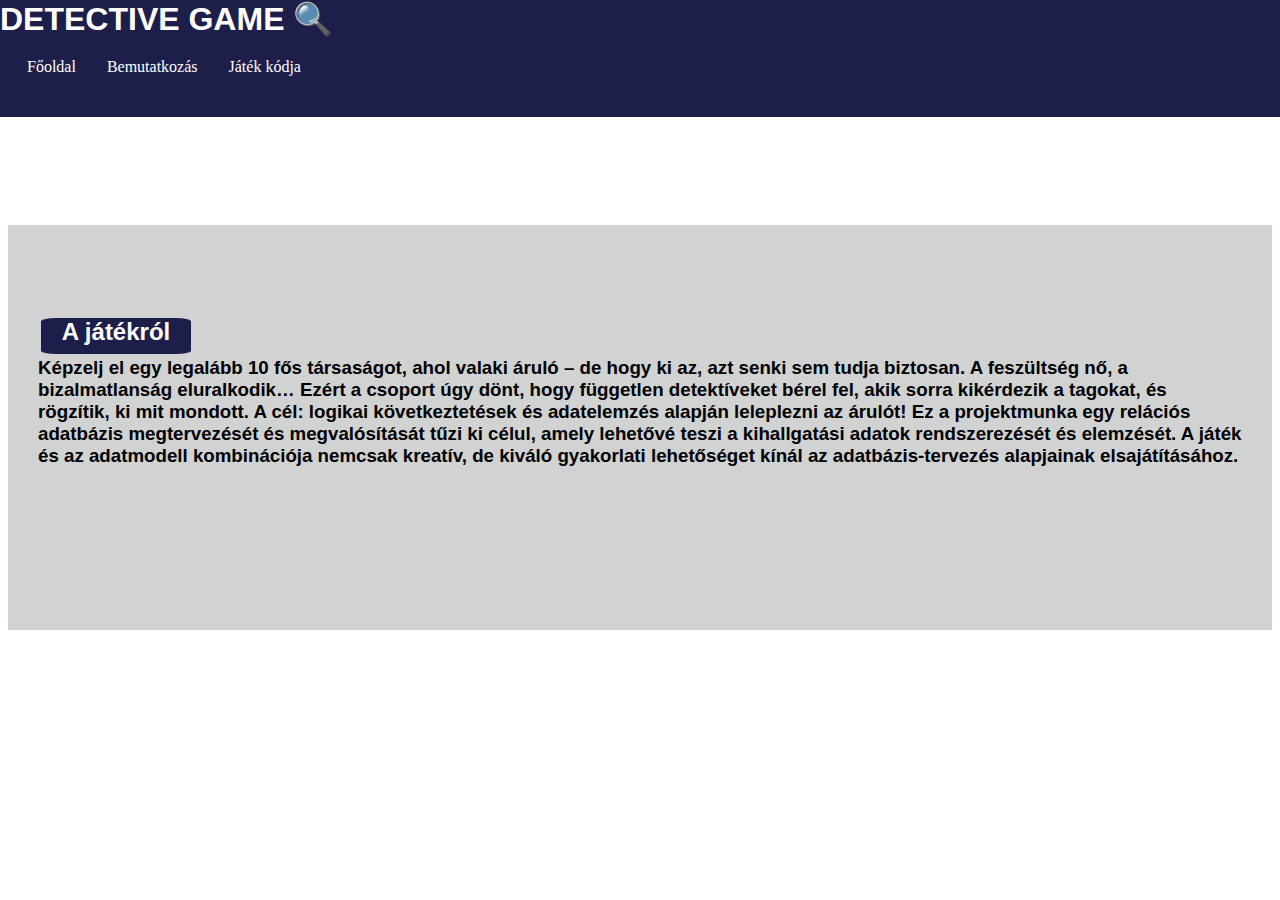
<file: web/index.html>
<!DOCTYPE html>
<html lang="hu">
<head>
    <meta charset="UTF-8">
    <meta name="viewport" content="width=device-width, initial-scale=1.0">
    <title>Detective Game</title>
    <link rel="stylesheet" href="style.css">
</head>
<body>
    <div class="nav">
        <div class="title">
            <h1>DETECTIVE GAME 🔍</h1>
        </div>    
        <a href="index.html">Főoldal</a>
        <a href="tagok.html">Bemutatkozás</a>
        <a href="kod.html">Játék kódja</a>  
    </div>
    <div class="container">
        <div class="bemutatas">
            <h2 class="title">A játékról</h2>
            <h3>Képzelj el egy legalább 10 fős társaságot, ahol valaki áruló – de hogy ki az, azt senki sem tudja biztosan. A feszültség nő, a bizalmatlanság eluralkodik… Ezért a csoport úgy dönt, hogy független detektíveket bérel fel, akik sorra kikérdezik a tagokat, és rögzítik, ki mit mondott. A cél: logikai következtetések és adatelemzés alapján leleplezni az árulót!

Ez a projektmunka egy relációs adatbázis megtervezését és megvalósítását tűzi ki célul, amely lehetővé teszi a kihallgatási adatok rendszerezését és elemzését. A játék és az adatmodell kombinációja nemcsak kreatív, de kiváló gyakorlati lehetőséget kínál az adatbázis-tervezés alapjainak elsajátításához.</h3>
        </div>
    </div>
</body>
</html>
</file>
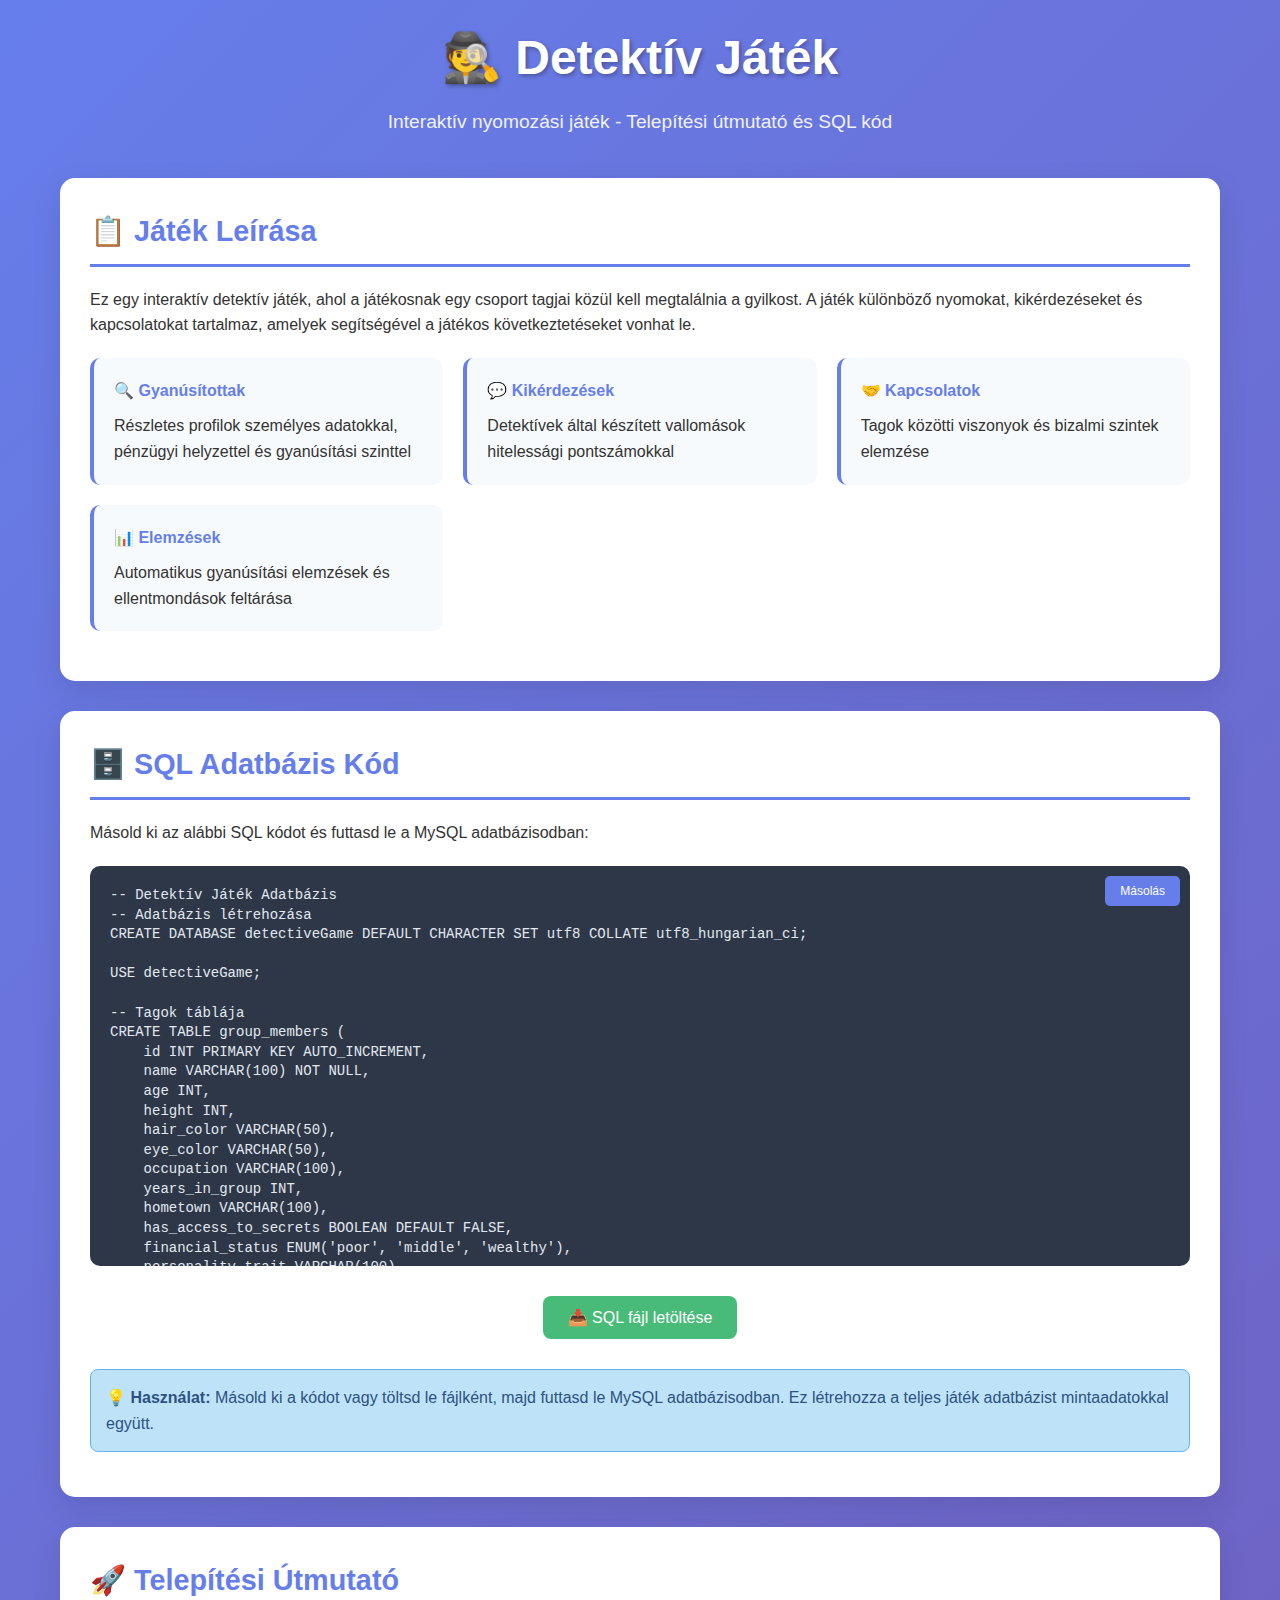
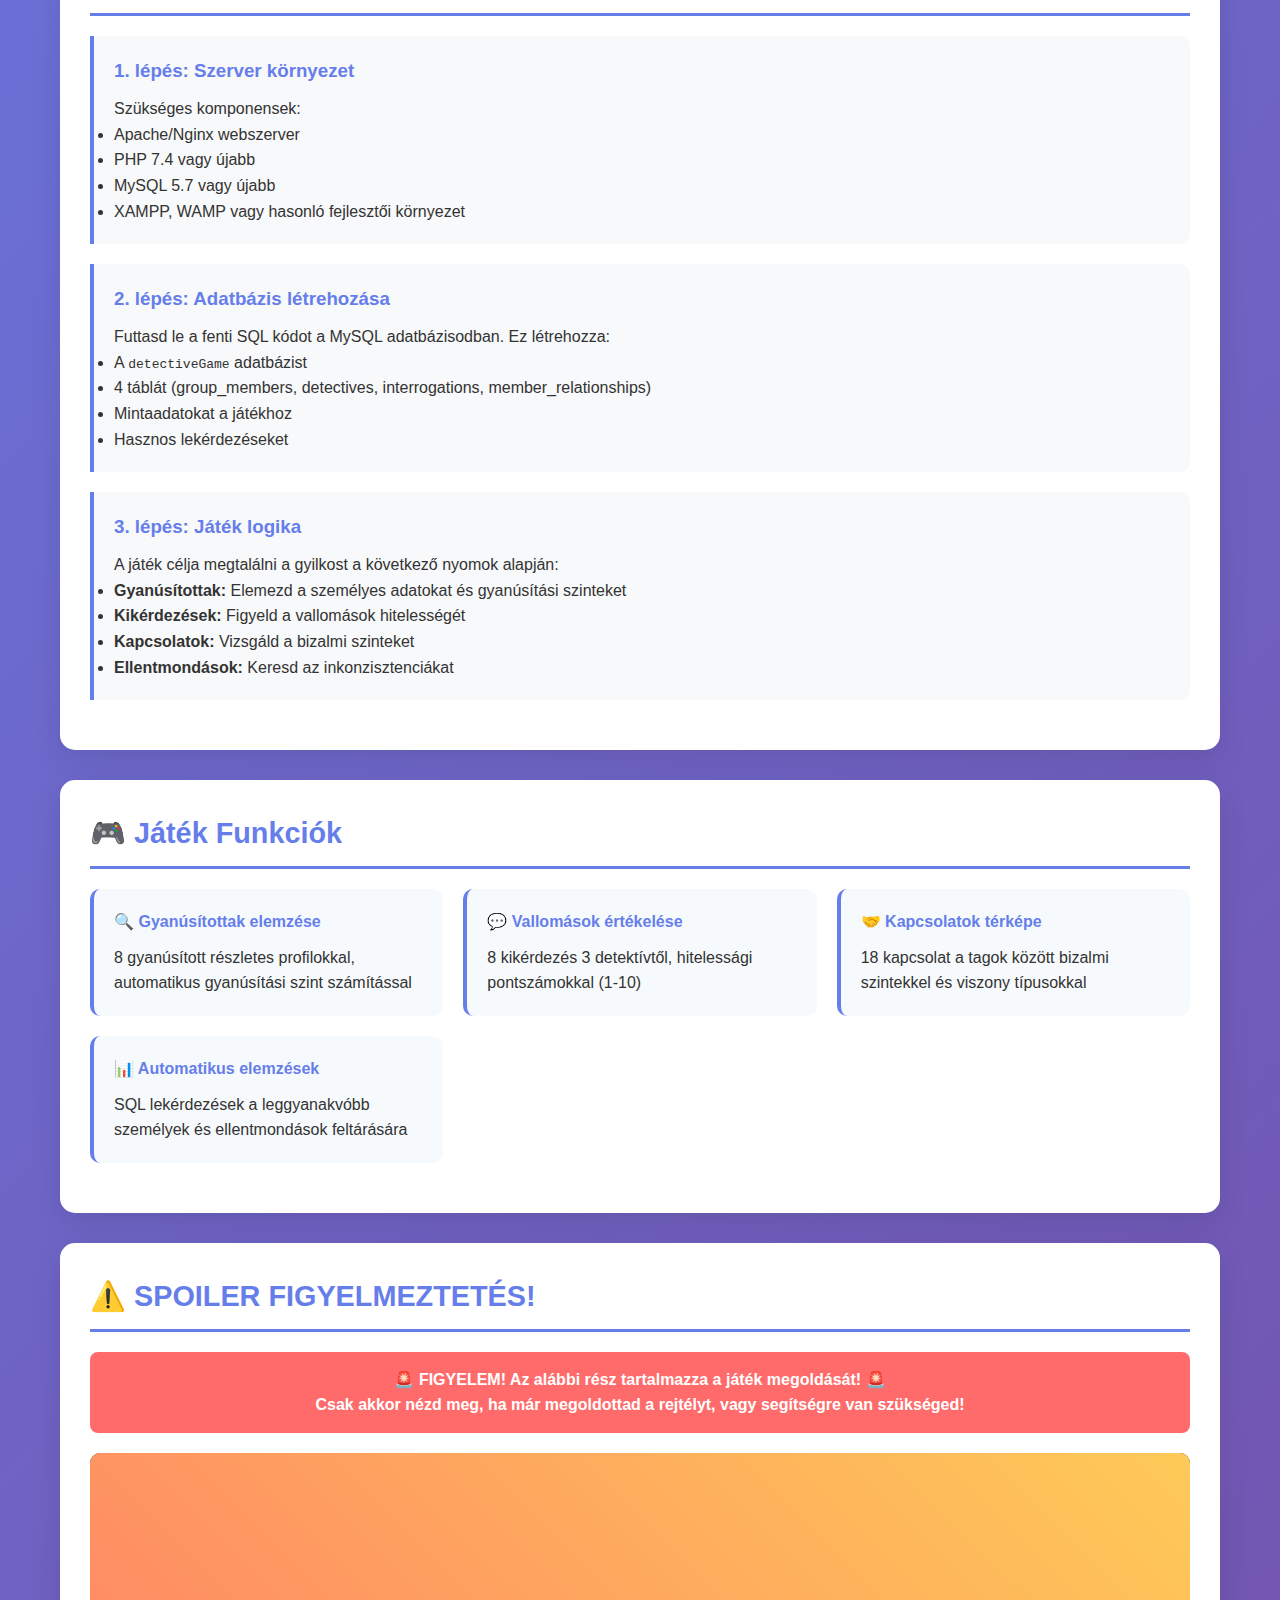
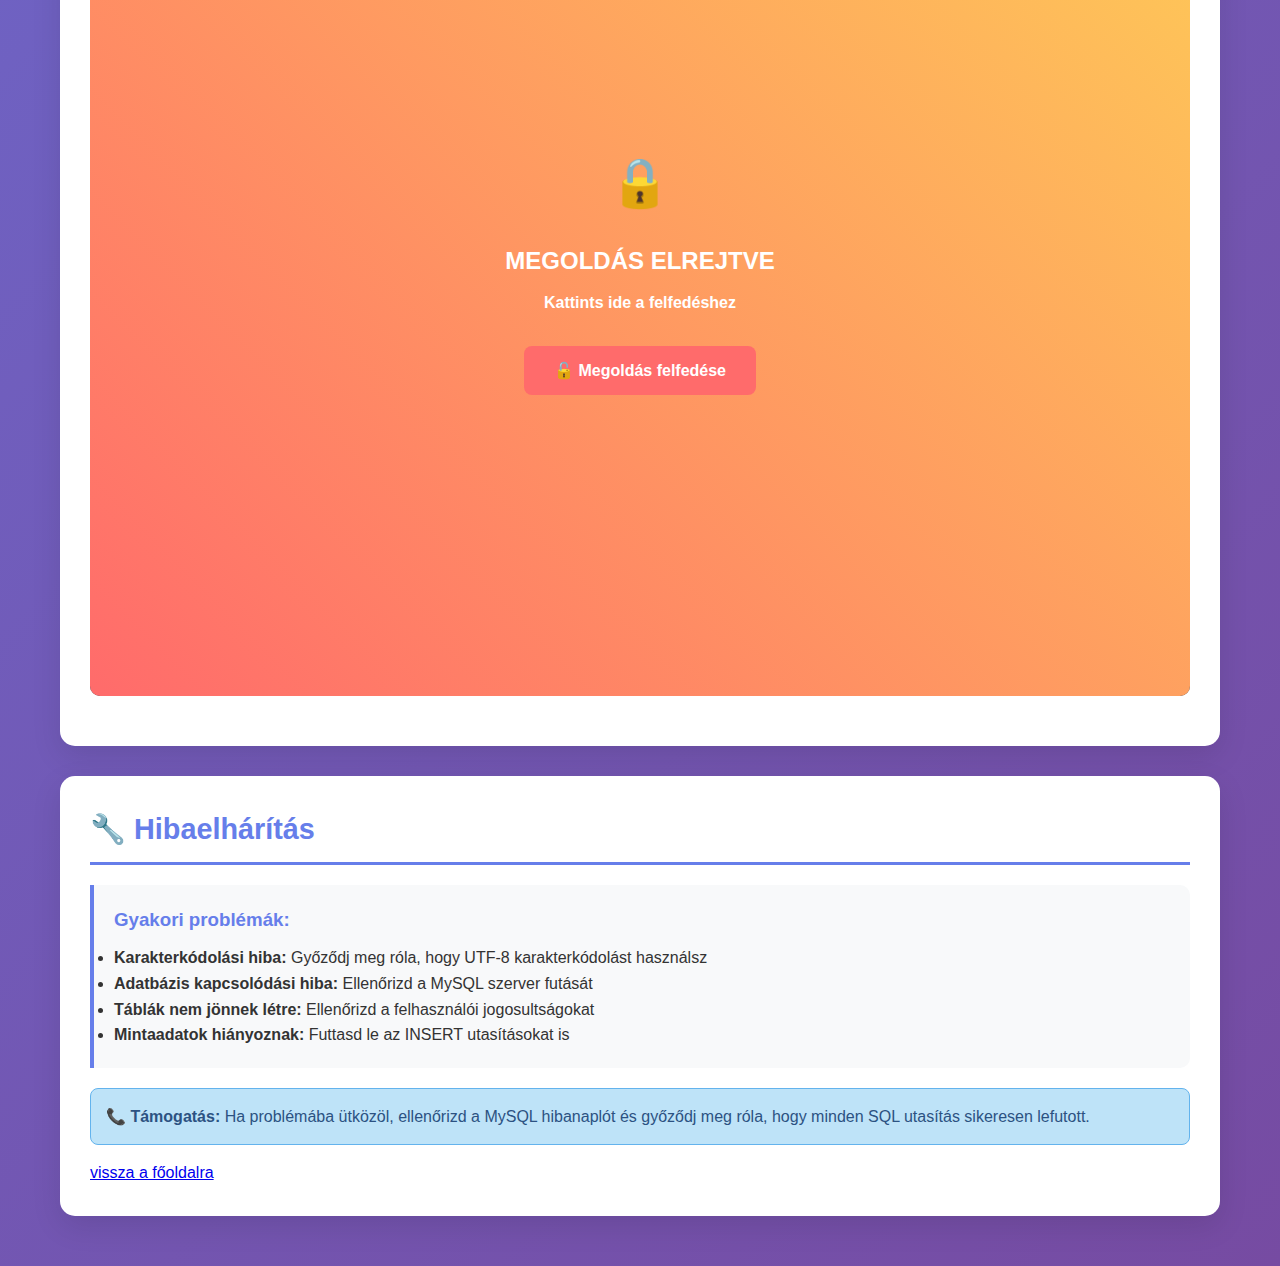
<file: web/kod.html>
<!DOCTYPE html>
<html lang="hu">
<head>
    <meta charset="UTF-8">
    <meta name="viewport" content="width=device-width, initial-scale=1.0">
    <title>Detektív Játék - Telepítési Útmutató</title>
    <link rel="stylesheet" href="kod.css">
</head>
<body>
    <div class="container">
        <header>
            <h1>🕵️ Detektív Játék</h1>
            <p>Interaktív nyomozási játék - Telepítési útmutató és SQL kód</p>
        </header>

        <div class="card">
            <h2>📋 Játék Leírása</h2>
            <p>Ez egy interaktív detektív játék, ahol a játékosnak egy csoport tagjai közül kell megtalálnia a gyilkost. A játék különböző nyomokat, kikérdezéseket és kapcsolatokat tartalmaz, amelyek segítségével a játékos következtetéseket vonhat le.</p>
            
            <div class="feature-grid">
                <div class="feature-item">
                    <h4>🔍 Gyanúsítottak</h4>
                    <p>Részletes profilok személyes adatokkal, pénzügyi helyzettel és gyanúsítási szinttel</p>
                </div>
                <div class="feature-item">
                    <h4>💬 Kikérdezések</h4>
                    <p>Detektívek által készített vallomások hitelessági pontszámokkal</p>
                </div>
                <div class="feature-item">
                    <h4>🤝 Kapcsolatok</h4>
                    <p>Tagok közötti viszonyok és bizalmi szintek elemzése</p>
                </div>
                <div class="feature-item">
                    <h4>📊 Elemzések</h4>
                    <p>Automatikus gyanúsítási elemzések és ellentmondások feltárása</p>
                </div>
            </div>
        </div>

        <div class="card">
            <h2>🗄️ SQL Adatbázis Kód</h2>
            <p>Másold ki az alábbi SQL kódot és futtasd le a MySQL adatbázisodban:</p>
            
            <div class="code-container">
                <button class="copy-btn" onclick="copyToClipboard('sql-code')">Másolás</button>
                <pre class="code-block" id="sql-code">-- Detektív Játék Adatbázis
-- Adatbázis létrehozása
CREATE DATABASE detectiveGame DEFAULT CHARACTER SET utf8 COLLATE utf8_hungarian_ci;

USE detectiveGame;

-- Tagok táblája
CREATE TABLE group_members (
    id INT PRIMARY KEY AUTO_INCREMENT,
    name VARCHAR(100) NOT NULL,
    age INT,
    height INT,
    hair_color VARCHAR(50),
    eye_color VARCHAR(50),
    occupation VARCHAR(100),
    years_in_group INT,
    hometown VARCHAR(100),
    has_access_to_secrets BOOLEAN DEFAULT FALSE,
    financial_status ENUM('poor', 'middle', 'wealthy'),
    personality_trait VARCHAR(100)
);

-- Detektívek táblája
CREATE TABLE detectives (
    id INT PRIMARY KEY AUTO_INCREMENT,
    name VARCHAR(100) NOT NULL,
    years_experience INT,
    birth_year INT,
    specialization VARCHAR(100),
    success_rate DECIMAL(5,2),
    agency VARCHAR(100)
);

-- Kikérdezések táblája
CREATE TABLE interrogations (
    id INT PRIMARY KEY AUTO_INCREMENT,
    detective_id INT,
    member_id INT,
    statement TEXT,
    statement_type ENUM('accusation', 'suspicion', 'observation', 'defense', 'alibi'),
    credibility_score INT CHECK (credibility_score BETWEEN 1 AND 10),
    interrogation_date DATE,
    FOREIGN KEY (detective_id) REFERENCES detectives(id),
    FOREIGN KEY (member_id) REFERENCES group_members(id)
);

-- Kapcsolatok táblája
CREATE TABLE member_relationships (
    id INT PRIMARY KEY AUTO_INCREMENT,
    member_id INT,
    target_member_id INT,
    relationship_type ENUM('friend', 'enemy', 'neutral', 'suspicious'),
    trust_level INT CHECK (trust_level BETWEEN 1 AND 10),
    FOREIGN KEY (member_id) REFERENCES group_members(id),
    FOREIGN KEY (target_member_id) REFERENCES group_members(id)
);

-- Minta adatok beszúrása
INSERT INTO group_members (name, age, height, hair_color, eye_color, occupation, years_in_group, hometown, has_access_to_secrets, financial_status, personality_trait) VALUES
('Kovács János', 45, 175, 'barna', 'kék', 'Könyvelő', 8, 'Budapest', TRUE, 'middle', 'Megbízható, precíz'),
('Nagy Mária', 38, 162, 'szőke', 'zöld', 'Marketing vezető', 5, 'Debrecen', TRUE, 'wealthy', 'Ambiciózus, határozott'),
('Szabó Péter', 52, 180, 'ősz', 'barna', 'IT szakértő', 12, 'Szeged', TRUE, 'poor', 'Introvertált, titokzatos'),
('Horváth Gábor', 41, 178, 'fekete', 'barna', 'Ügyvezető', 12, 'Pécs', TRUE, 'wealthy', 'Manipulatív, hataloméhes'),
('Molnár Zsuzsanna', 29, 168, 'vörös', 'kék', 'Értékesítő', 3, 'Győr', FALSE, 'middle', 'Társaságkedvelő, beszédes'),
('Kiss Éva', 33, 165, 'barna', 'barna', 'Asszisztens', 6, 'Miskolc', FALSE, 'poor', 'Csendes, megfigyelő'),
('Varga László', 47, 183, 'szürke', 'kék', 'Biztonsági vezető', 9, 'Kecskemét', TRUE, 'middle', 'Óvatos, gyanakodó'),
('Papp Ildikó', 36, 170, 'szőke', 'zöld', 'HR vezető', 7, 'Nyíregyháza', TRUE, 'wealthy', 'Diplomatikus, elemző');

INSERT INTO detectives (name, years_experience, birth_year, specialization, success_rate, agency) VALUES
('Balogh Tamás', 15, 1978, 'Gazdasági bűncselekmények', 87.50, 'Budapesti Rendőr-főkapitányság'),
('Farkas Andrea', 12, 1981, 'Személyi biztonság', 92.30, 'Magánnyomozó iroda'),
('Tóth Zoltán', 20, 1973, 'Belső vizsgálatok', 89.10, 'Vállalati biztonsági osztály');

INSERT INTO interrogations (detective_id, member_id, statement, statement_type, credibility_score, interrogation_date) VALUES
(1, 1, 'Pénteken este 8-kor még az irodában voltam, a könyvelést fejeztem be. Szabó Péter is ott volt.', 'observation', 8, '2024-01-15'),
(1, 2, 'Horváth Gábor az utóbbi hetekben furcsán viselkedett, titokzatos telefonokat fogadott.', 'suspicion', 7, '2024-01-15'),
(2, 3, 'Igen, korábban mentem el, de csak azért, mert családi programom volt.', 'defense', 5, '2024-01-16'),
(2, 4, 'A cég érdekében mindig mindent megteszek. Ha valaki árul, az nem én vagyok.', 'defense', 4, '2024-01-16'),
(3, 5, 'A múlt héten láttam Molnár Zsuzsannát egy ismeretlen férfival beszélgetni a parkolóban.', 'observation', 6, '2024-01-17'),
(3, 6, 'Nem értek ezekhez a bonyolult ügyekhez, csak az asszisztensi munkámat végzem.', 'defense', 9, '2024-01-17'),
(1, 7, 'Horváth Gábor hozzáférése van minden rendszerhez, és mostanában gyanús leveleket írt.', 'accusation', 9, '2024-01-18'),
(2, 8, 'Észrevettem, hogy Horváth Gábor ismeretlen címekkel levelezett a múlt hónapban.', 'suspicion', 7, '2024-01-18');

INSERT INTO member_relationships (member_id, target_member_id, relationship_type, trust_level) VALUES
(1, 3, 'friend', 8),
(2, 4, 'enemy', 3),
(3, 4, 'neutral', 5),
(4, 1, 'neutral', 6),
(5, 6, 'friend', 9),
(6, 5, 'friend', 9),
(7, 4, 'suspicious', 3),
(8, 4, 'suspicious', 4),
(1, 2, 'friend', 7),
(2, 1, 'friend', 7),
(3, 1, 'friend', 8),
(4, 2, 'enemy', 2),
(4, 7, 'neutral', 4),
(5, 1, 'neutral', 6),
(6, 1, 'friend', 8),
(7, 1, 'friend', 7),
(8, 1, 'neutral', 6),
(8, 2, 'friend', 8);

-- Hasznos lekérdezések a játékhoz

-- 1. Gyanúsítottak listája gyanúsítási szinttel
SELECT 
    name AS név,
    age AS kor,
    occupation AS beosztás,
    years_in_group AS évek_a_csoportban,
    has_access_to_secrets AS titkokhoz_hozzáférés,
    financial_status AS pénzügyi_helyzet,
    personality_trait AS személyiségjegy,
    CASE 
        WHEN has_access_to_secrets = TRUE AND financial_status = 'poor' THEN 'NAGYON GYANÚS'
        WHEN has_access_to_secrets = TRUE AND financial_status = 'middle' THEN 'GYANÚS'
        WHEN has_access_to_secrets = TRUE AND financial_status = 'wealthy' THEN 'KÖZEPESEN GYANÚS'
        ELSE 'KEVÉSBÉ GYANÚS'
    END AS gyanú_szint
FROM group_members 
ORDER BY has_access_to_secrets DESC, FIELD(financial_status, 'poor', 'middle', 'wealthy');

-- 2. Kikérdezések részletesen
SELECT 
    gm.name AS kikérdezett_neve,
    d.name AS detektív_neve,
    i.statement AS állítás,
    i.statement_type AS állítás_típusa,
    i.credibility_score AS hitelesség,
    i.interrogation_date AS kikérdezés_dátuma
FROM interrogations i 
JOIN group_members gm ON i.member_id = gm.id 
JOIN detectives d ON i.detective_id = d.id 
ORDER BY i.interrogation_date, gm.name;

-- 3. Kapcsolatok elemzése
SELECT 
    gm1.name AS név,
    gm2.name AS cél_tag_neve,
    mr.relationship_type AS kapcsolat_típusa,
    mr.trust_level AS bizalmi_szint
FROM member_relationships mr
JOIN group_members gm1 ON mr.member_id = gm1.id
JOIN group_members gm2 ON mr.target_member_id = gm2.id
ORDER BY gm1.name;

-- 4. Leggyanakvóbb személyek
SELECT 
    gm.name AS név,
    COUNT(mr.target_member_id) AS gyanúsítások_száma,
    ROUND(AVG(mr.trust_level), 1) AS átlagos_bizalmi_szint
FROM group_members gm 
LEFT JOIN member_relationships mr ON gm.id = mr.target_member_id 
WHERE mr.relationship_type IN ('enemy', 'suspicious') OR mr.trust_level <= 5 
GROUP BY gm.id, gm.name 
HAVING COUNT(mr.target_member_id) > 0 
ORDER BY COUNT(mr.target_member_id) DESC, AVG(mr.trust_level) ASC;</pre>
            </div>
            
            <div style="text-align: center; margin: 20px 0;">
                <button class="download-btn" onclick="downloadSQL()">📥 SQL fájl letöltése</button>
            </div>

            <div class="info">
                <strong>💡 Használat:</strong> Másold ki a kódot vagy töltsd le fájlként, majd futtasd le MySQL adatbázisodban. Ez létrehozza a teljes játék adatbázist mintaadatokkal együtt.
            </div>
        </div>

        <div class="card">
            <h2>🚀 Telepítési Útmutató</h2>
            
            <div class="step">
                <h3>1. lépés: Szerver környezet</h3>
                <p>Szükséges komponensek:</p>
                <ul>
                    <li>Apache/Nginx webszerver</li>
                    <li>PHP 7.4 vagy újabb</li>
                    <li>MySQL 5.7 vagy újabb</li>
                    <li>XAMPP, WAMP vagy hasonló fejlesztői környezet</li>
                </ul>
            </div>

            <div class="step">
                <h3>2. lépés: Adatbázis létrehozása</h3>
                <p>Futtasd le a fenti SQL kódot a MySQL adatbázisodban. Ez létrehozza:</p>
                <ul>
                    <li>A <code>detectiveGame</code> adatbázist</li>
                    <li>4 táblát (group_members, detectives, interrogations, member_relationships)</li>
                    <li>Mintaadatokat a játékhoz</li>
                    <li>Hasznos lekérdezéseket</li>
                </ul>
            </div>

            <div class="step">
                <h3>3. lépés: Játék logika</h3>
                <p>A játék célja megtalálni a gyilkost a következő nyomok alapján:</p>
                <ul>
                    <li><strong>Gyanúsítottak:</strong> Elemezd a személyes adatokat és gyanúsítási szinteket</li>
                    <li><strong>Kikérdezések:</strong> Figyeld a vallomások hitelességét</li>
                    <li><strong>Kapcsolatok:</strong> Vizsgáld a bizalmi szinteket</li>
                    <li><strong>Ellentmondások:</strong> Keresd az inkonzisztenciákat</li>
                </ul>
            </div>
        </div>

        <div class="card">
            <h2>🎮 Játék Funkciók</h2>
            
            <div class="feature-grid">
                <div class="feature-item">
                    <h4>🔍 Gyanúsítottak elemzése</h4>
                    <p>8 gyanúsított részletes profilokkal, automatikus gyanúsítási szint számítással</p>
                </div>
                <div class="feature-item">
                    <h4>💬 Vallomások értékelése</h4>
                    <p>8 kikérdezés 3 detektívtől, hitelessági pontszámokkal (1-10)</p>
                </div>
                <div class="feature-item">
                    <h4>🤝 Kapcsolatok térképe</h4>
                    <p>18 kapcsolat a tagok között bizalmi szintekkel és viszony típusokkal</p>
                </div>
                <div class="feature-item">
                    <h4>📊 Automatikus elemzések</h4>
                    <p>SQL lekérdezések a leggyanakvóbb személyek és ellentmondások feltárására</p>
                </div>
            </div>
        </div>

        <div class="card">
            <h2>⚠️ SPOILER FIGYELMEZTETÉS!</h2>
            <div class="spoiler-warning">
                🚨 FIGYELEM! Az alábbi rész tartalmazza a játék megoldását! 🚨<br>
                Csak akkor nézd meg, ha már megoldottad a rejtélyt, vagy segítségre van szükséged!
            </div>
            
            <div class="spoiler-section">
                <div class="spoiler-overlay" id="spoiler-overlay" onclick="revealSolution()">
                    <div style="font-size: 3em; margin-bottom: 20px;">🔒</div>
                    <div style="font-size: 1.5em; margin-bottom: 10px;">MEGOLDÁS ELREJTVE</div>
                    <div style="font-size: 1em; margin-bottom: 20px;">Kattints ide a felfedéshez</div>
                    <button class="reveal-btn">🔓 Megoldás felfedése</button>
                </div>
                
                <div class="spoiler-content" id="spoiler-content">-- MEGOLDÁS: HORVÁTH GÁBOR A GYILKOS!

-- Bizonyítékok és indokok:

-- 1. MOTÍVUM ÉS LEHETŐSÉG:
-- - Ügyvezető pozíció - teljes hozzáférés minden titkos információhoz
-- - 12 éve a csoportban - ismeri az összes belső folyamatot
-- - Manipulatív és hataloméhes személyiség
-- - Gazdag pénzügyi helyzet, de vágyik még több hatalomra

-- 2. VALLOMÁSOK HITELESSÉGE:
-- - Saját védekezése csak 4/10 hitelesség - ez a legalacsonyabb!
-- - Ellene szóló vádak átlagosan 8/10 hitelesség
-- - Nagy különbség a védelem és vádak hitelessége között

-- 3. TÖBBSZÖRÖS GYANÚSÍTÁS:
-- - Nagy Mária (marketing vezető): "furcsán viselkedett, titokzatos telefonok"
-- - Varga László (biztonsági vezető): "gyanús leveleket írt"
-- - Papp Ildikó (HR vezető): "ismeretlen címekkel levelezett"

-- 4. KAPCSOLATOK ELEMZÉSE:
-- - Nagy Mária ellenség (3/10 bizalom)
-- - Varga László gyanakszik (3/10 bizalom)
-- - Papp Ildikó gyanakszik (4/10 bizalom)
-- - Összesen 3 ember tartja gyanúsnak vagy ellenségnek

-- 5. VISELKEDÉSI MINTÁK:
-- - Titokzatos telefonhívások
-- - Ismeretlen címekkel való levelezés
-- - Gyanús viselkedés az utóbbi hetekben
-- - Hozzáférés minden rendszerhez

-- SQL lekérdezés a bizonyítékokhoz:
SELECT 
    'HORVÁTH GÁBOR' AS gyilkos,
    'Ügyvezető - teljes hozzáférés' AS motívum,
    4 AS védelem_hitelessége,
    8 AS vádak_átlag_hitelessége,
    3 AS gyanúsítók_száma,
    'Manipulatív, hataloméhes' AS személyiség,
    'BŰNÖS!' AS verdikt;</div>
            </div>
        </div>

        <div class="card">
            <h2>🔧 Hibaelhárítás</h2>
            
            <div class="step">
                <h3>Gyakori problémák:</h3>
                <ul>
                    <li><strong>Karakterkódolási hiba:</strong> Győződj meg róla, hogy UTF-8 karakterkódolást használsz</li>
                    <li><strong>Adatbázis kapcsolódási hiba:</strong> Ellenőrizd a MySQL szerver futását</li>
                    <li><strong>Táblák nem jönnek létre:</strong> Ellenőrizd a felhasználói jogosultságokat</li>
                    <li><strong>Mintaadatok hiányoznak:</strong> Futtasd le az INSERT utasításokat is</li>
                </ul>
            </div>

            <div class="info">
                <strong>📞 Támogatás:</strong> Ha problémába ütközöl, ellenőrizd a MySQL hibanaplót és győződj meg róla, hogy minden SQL utasítás sikeresen lefutott.
            </div>
            <div class="vissza"><a href="index.html">vissza a főoldalra</a></div>
        </div>
    </div>

    <script src="kod.js"></script>
</body>
</html>
</file>
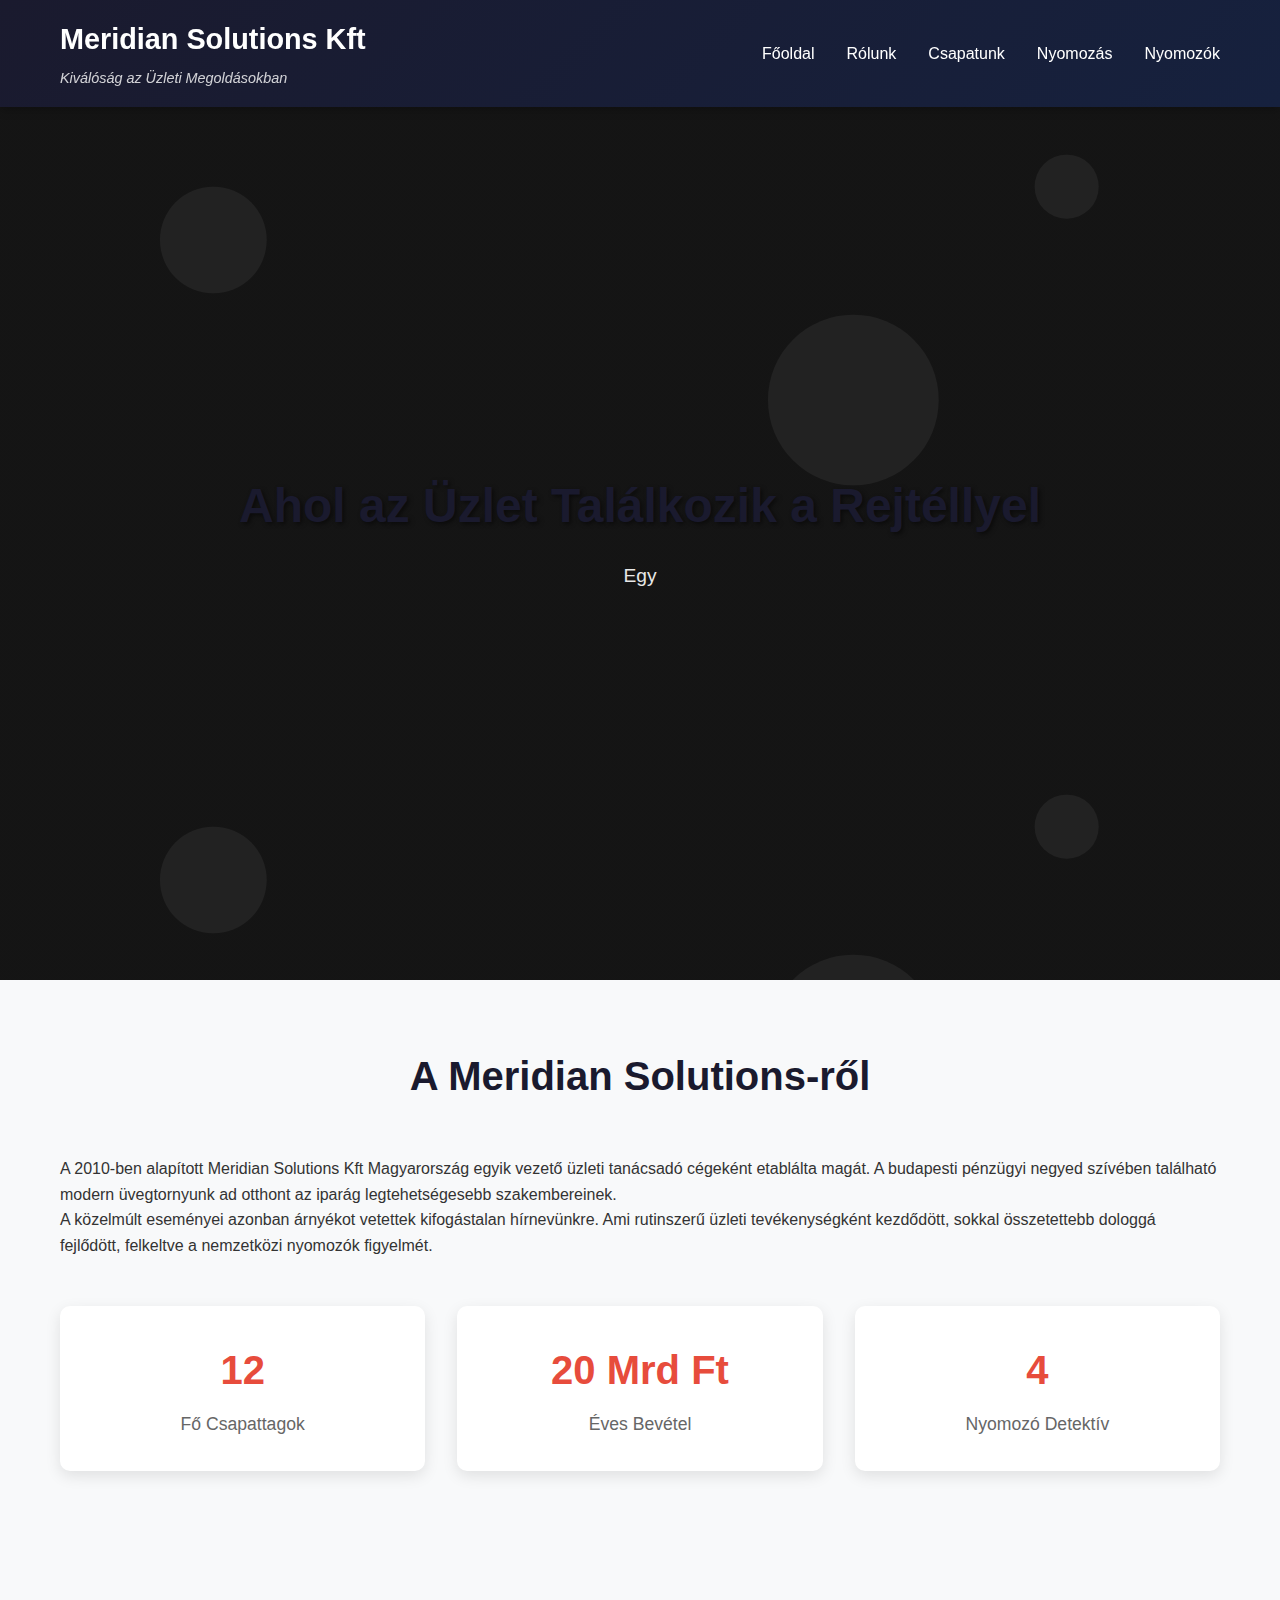
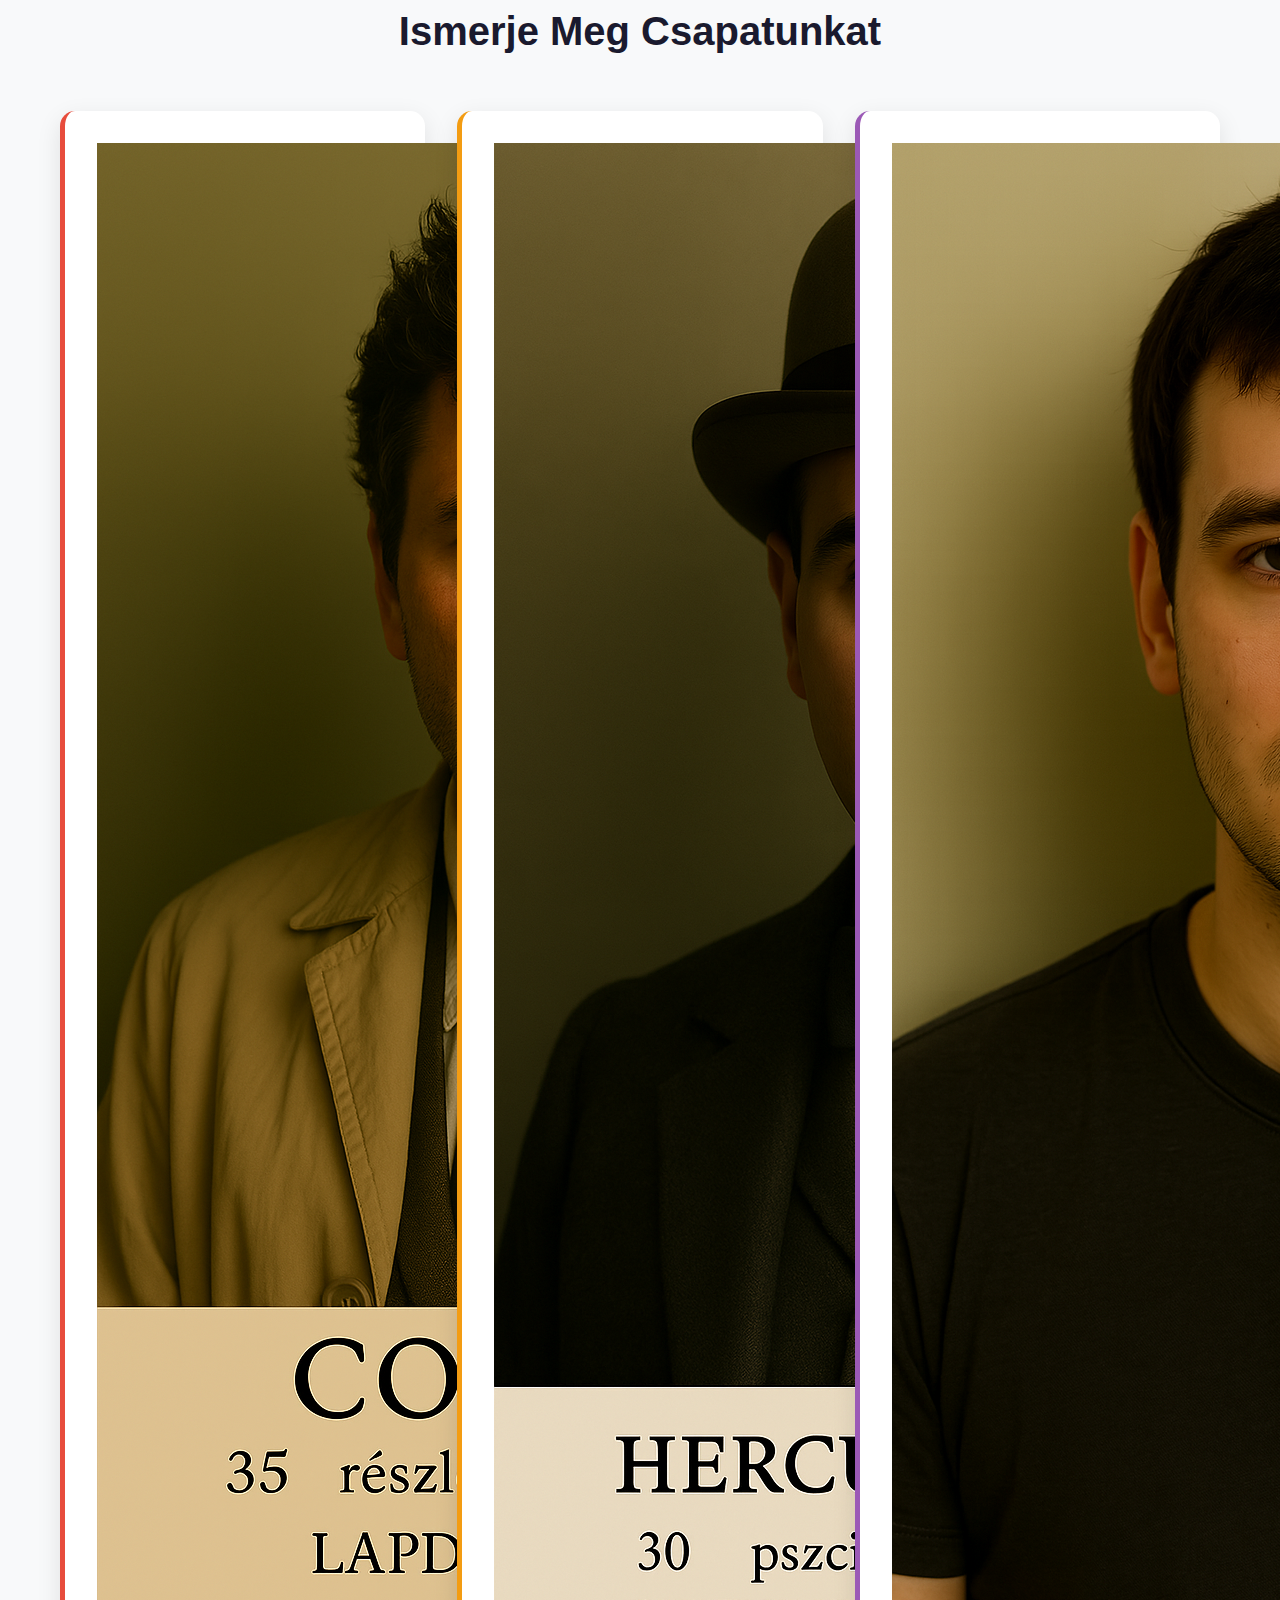
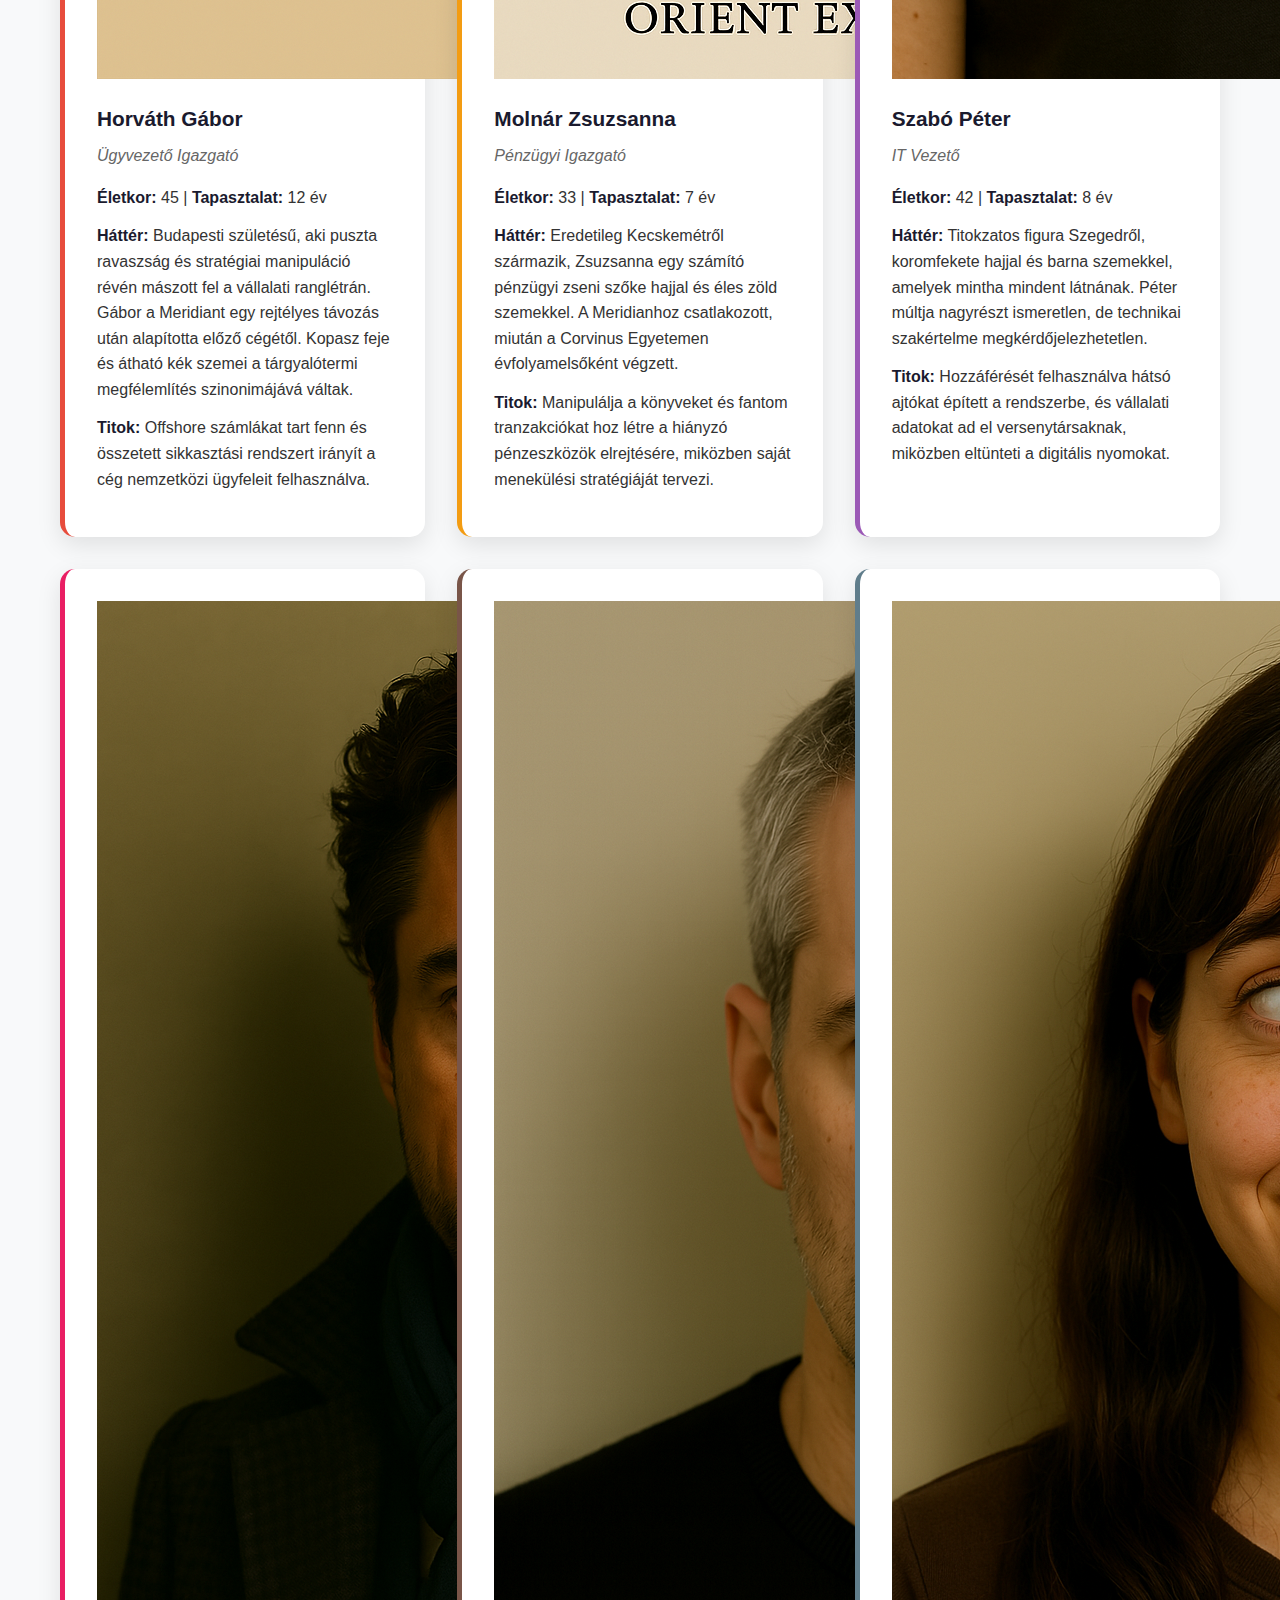
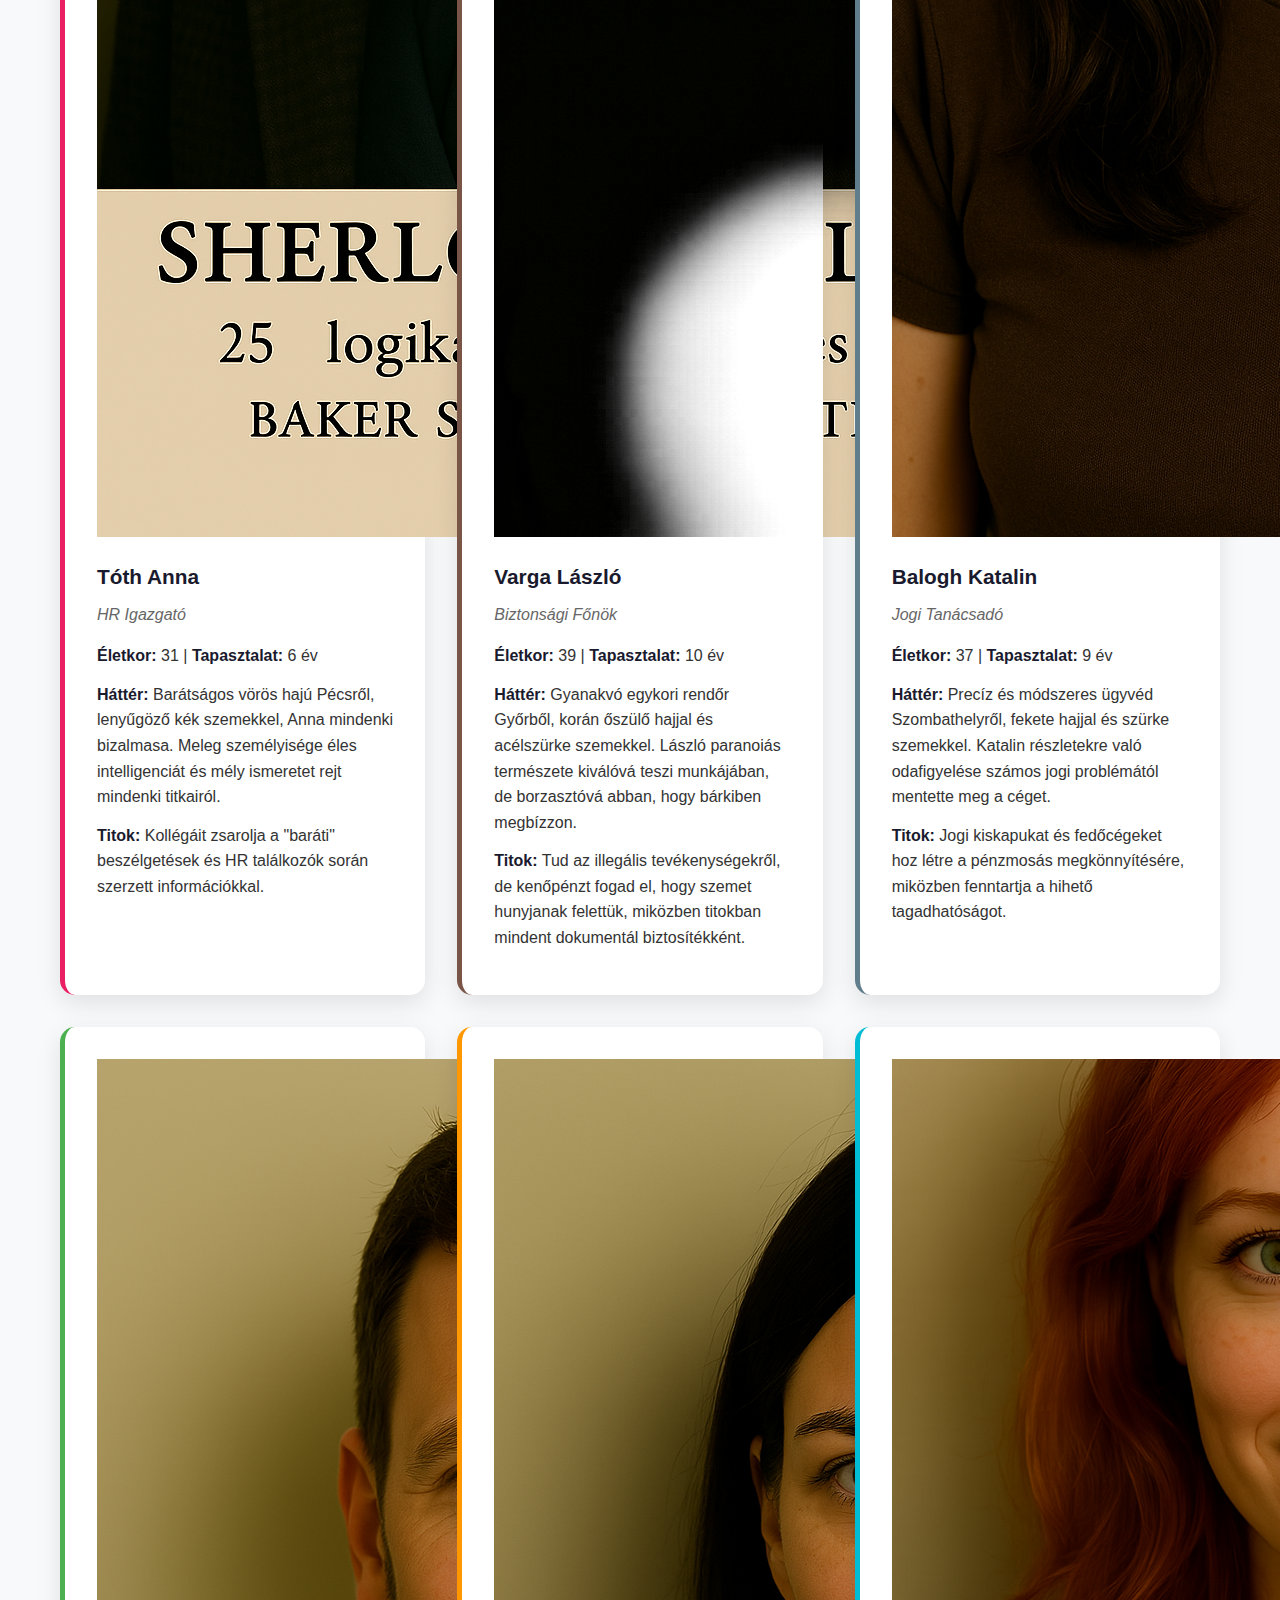
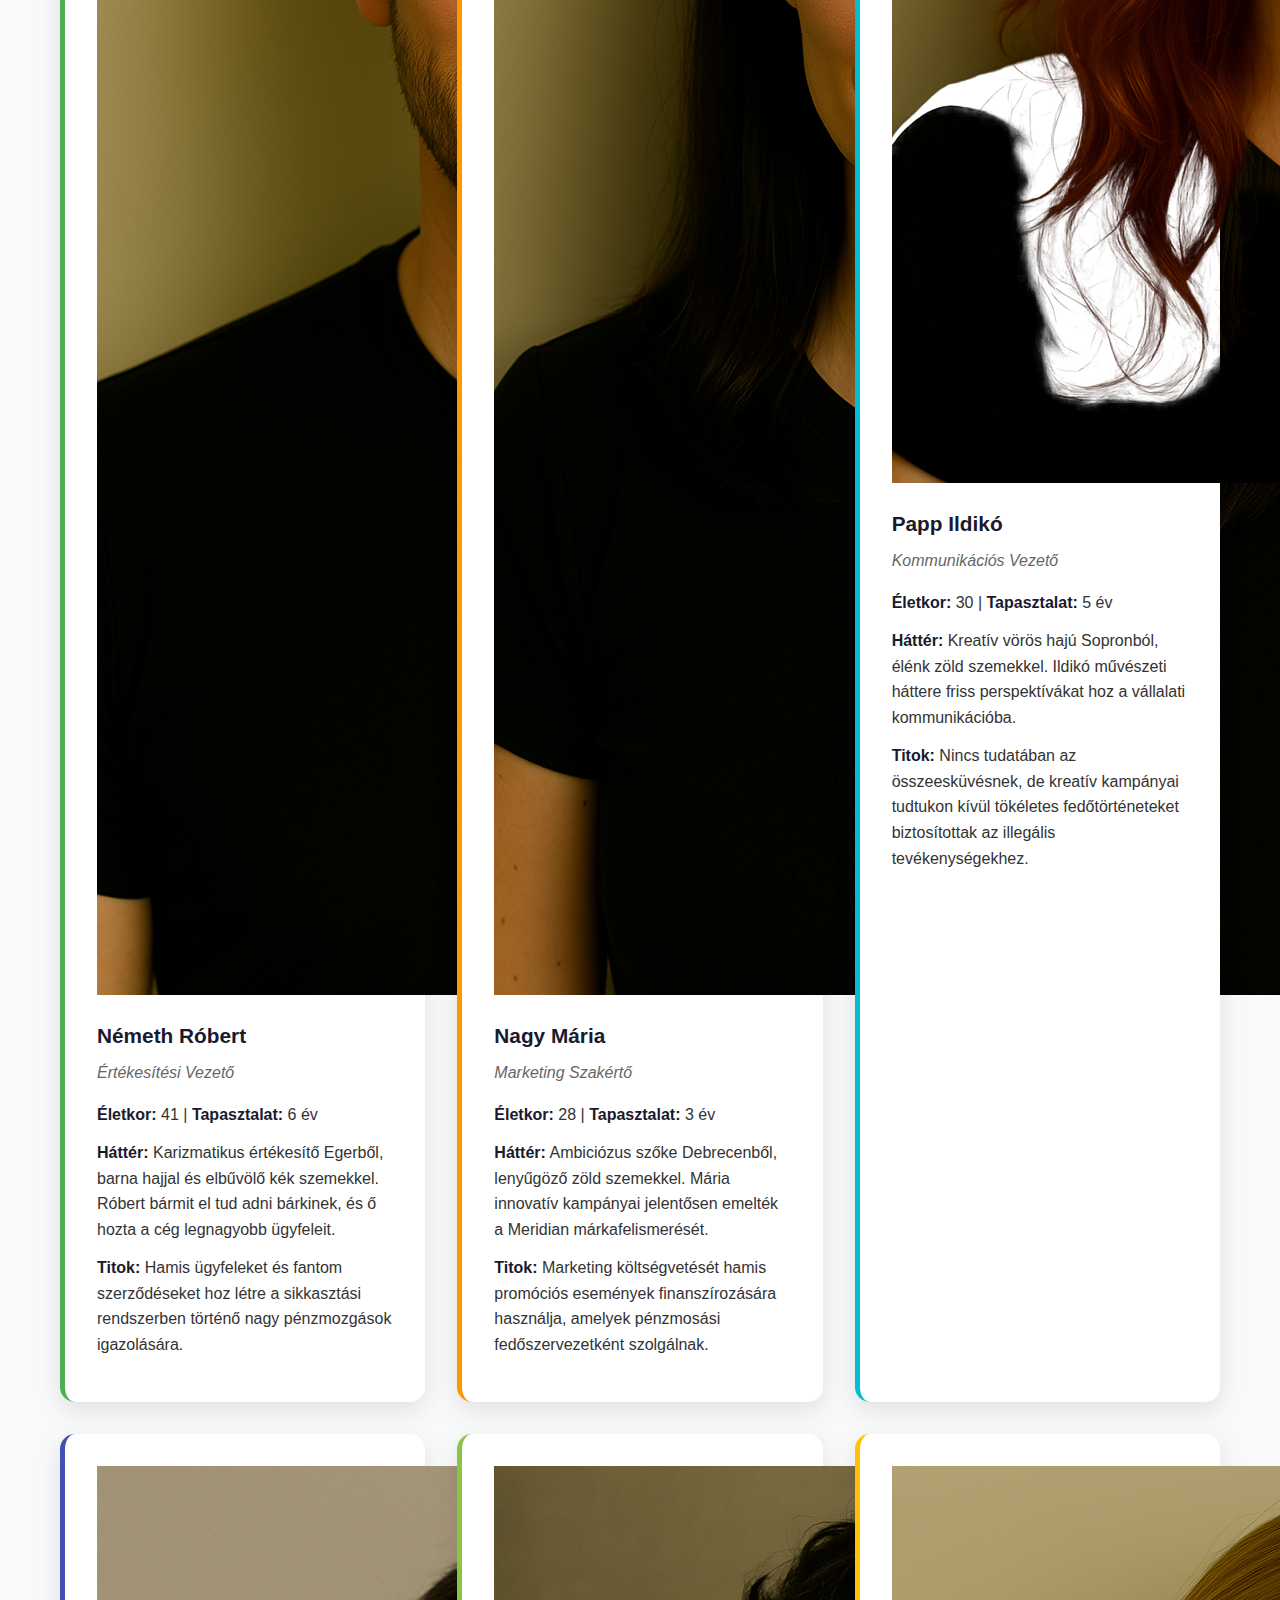
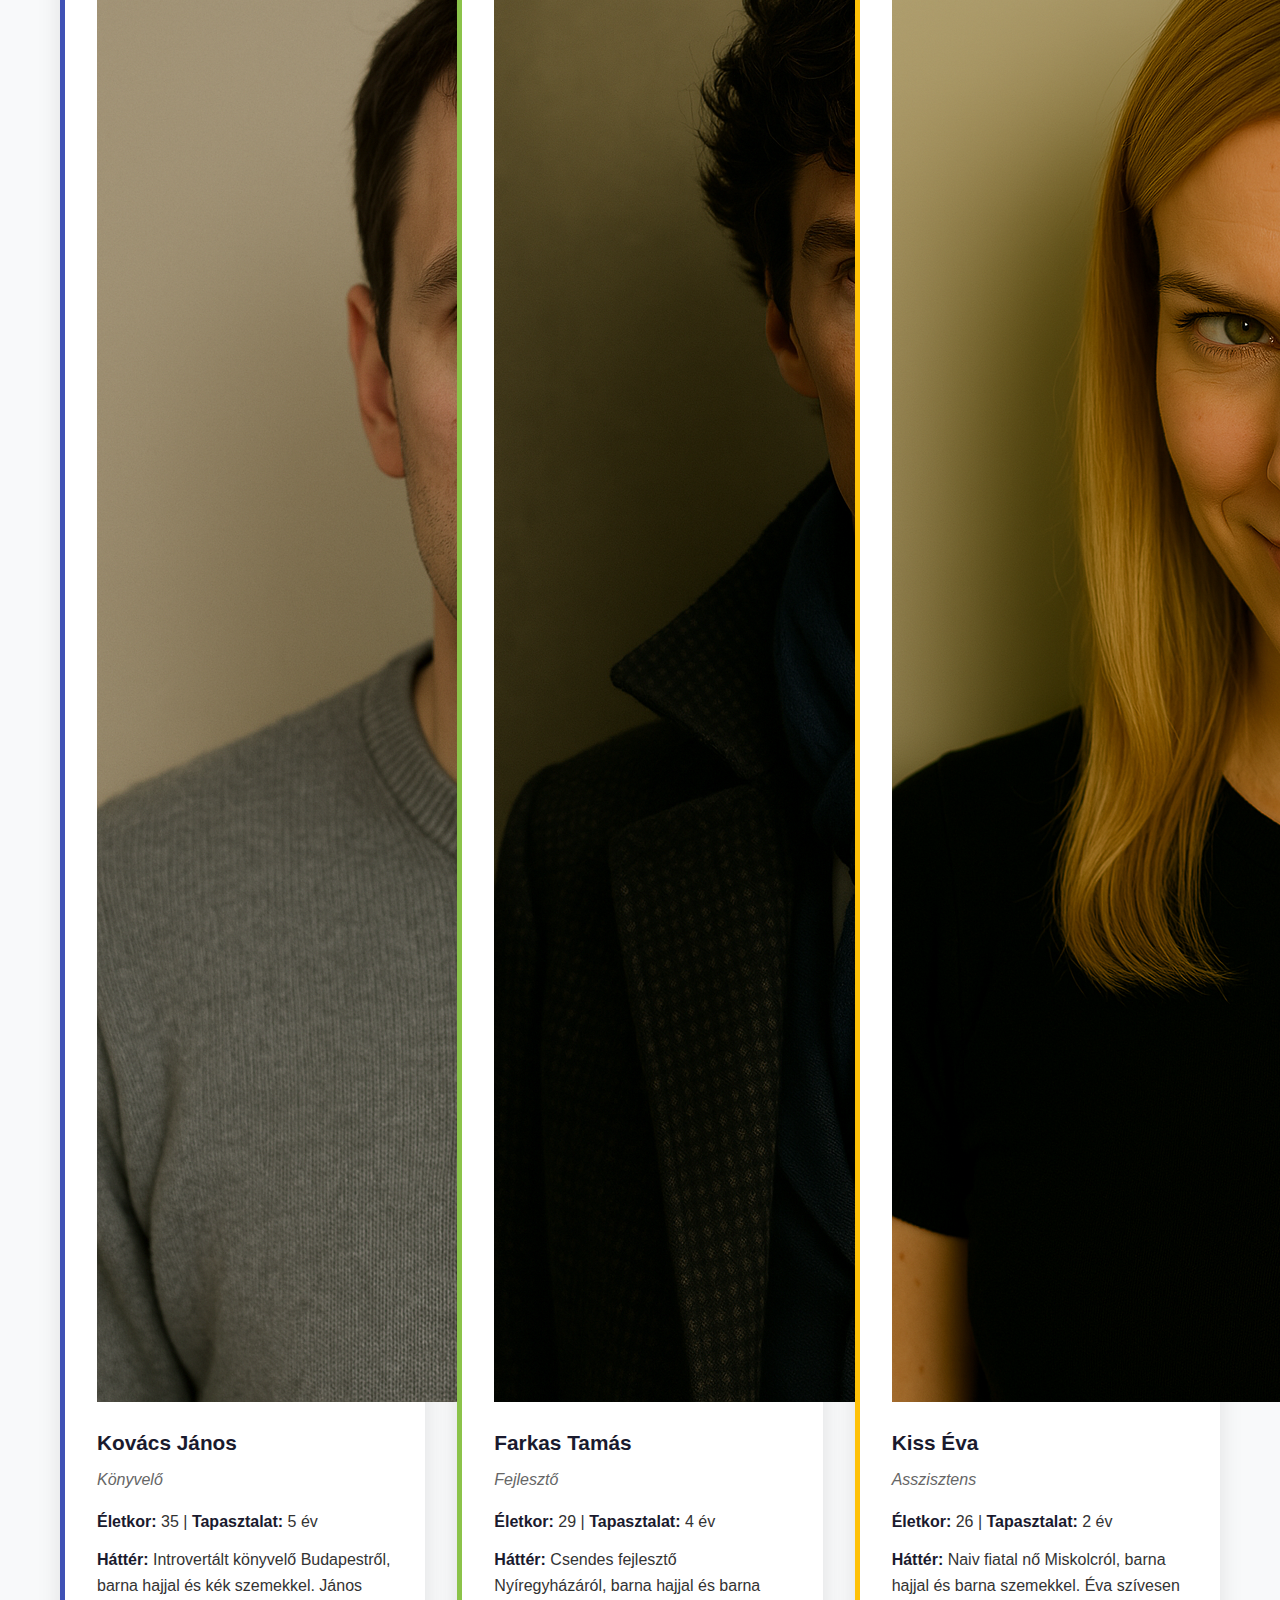
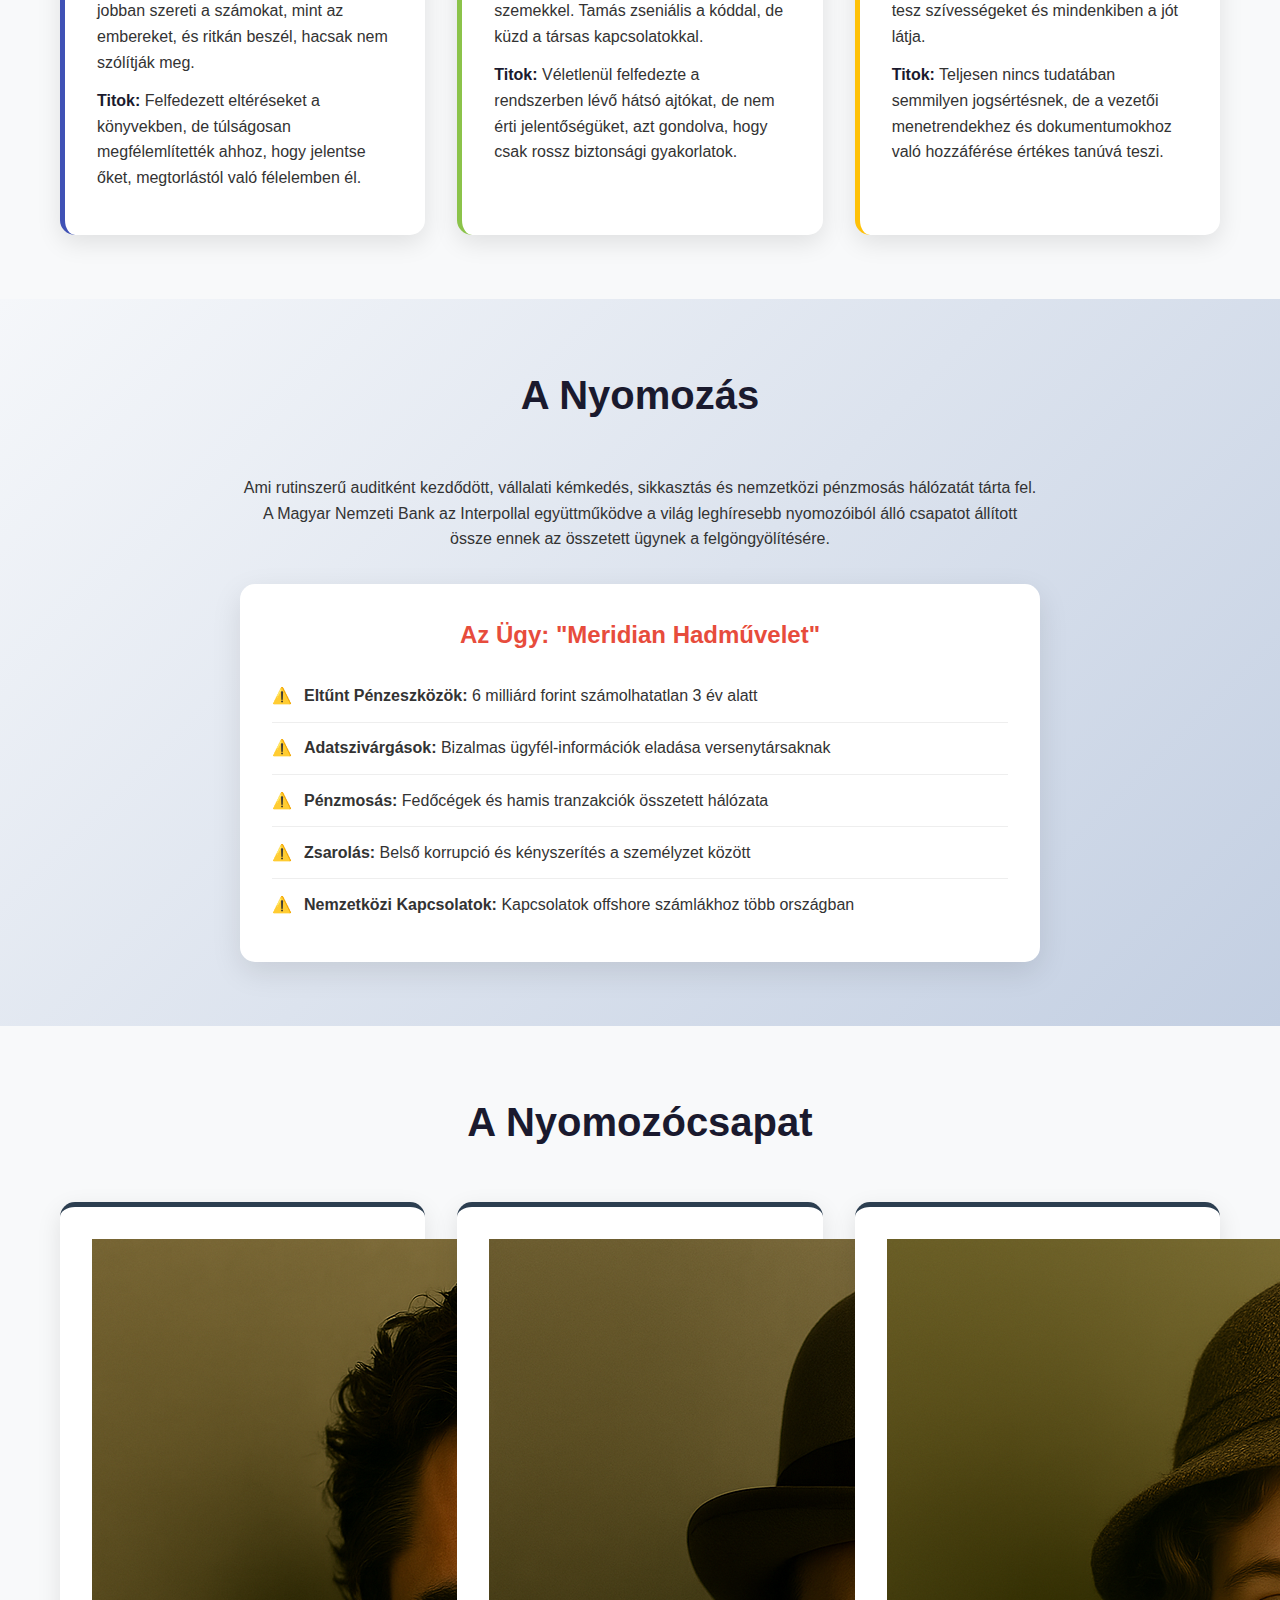
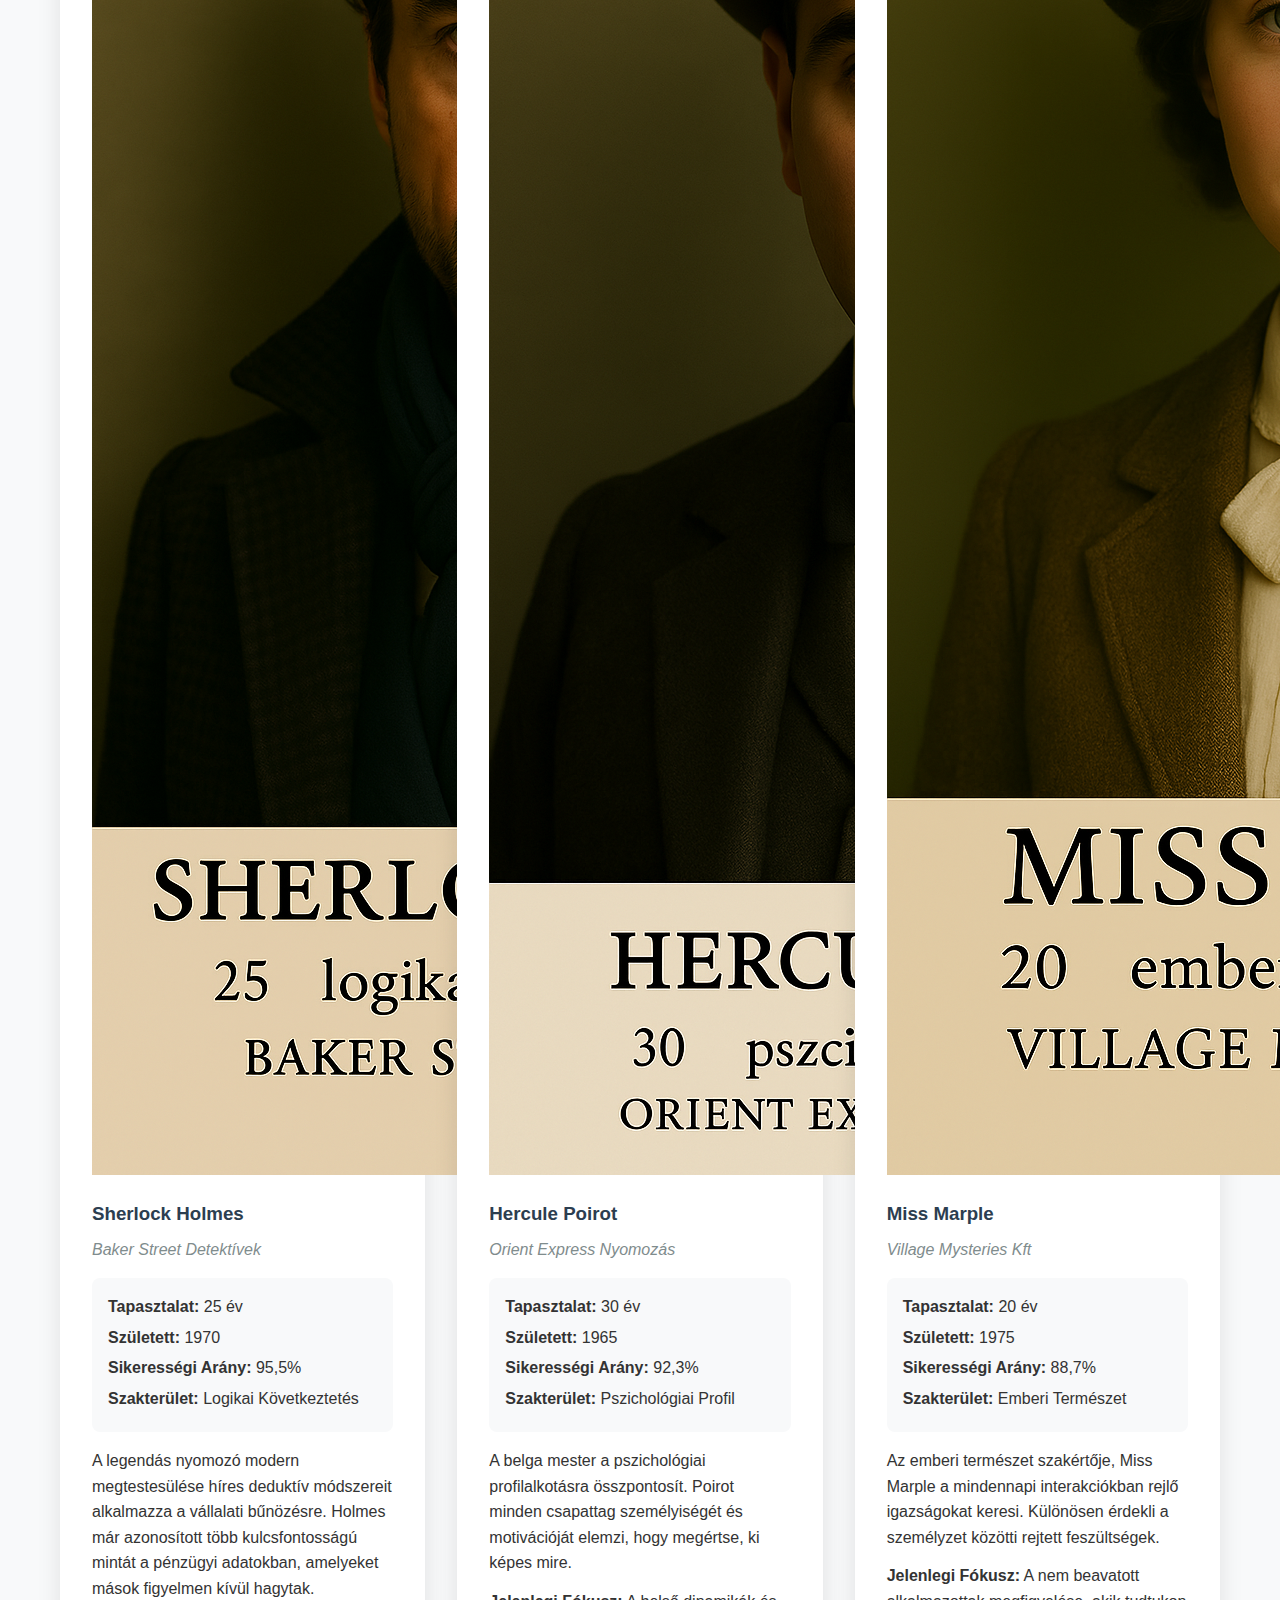
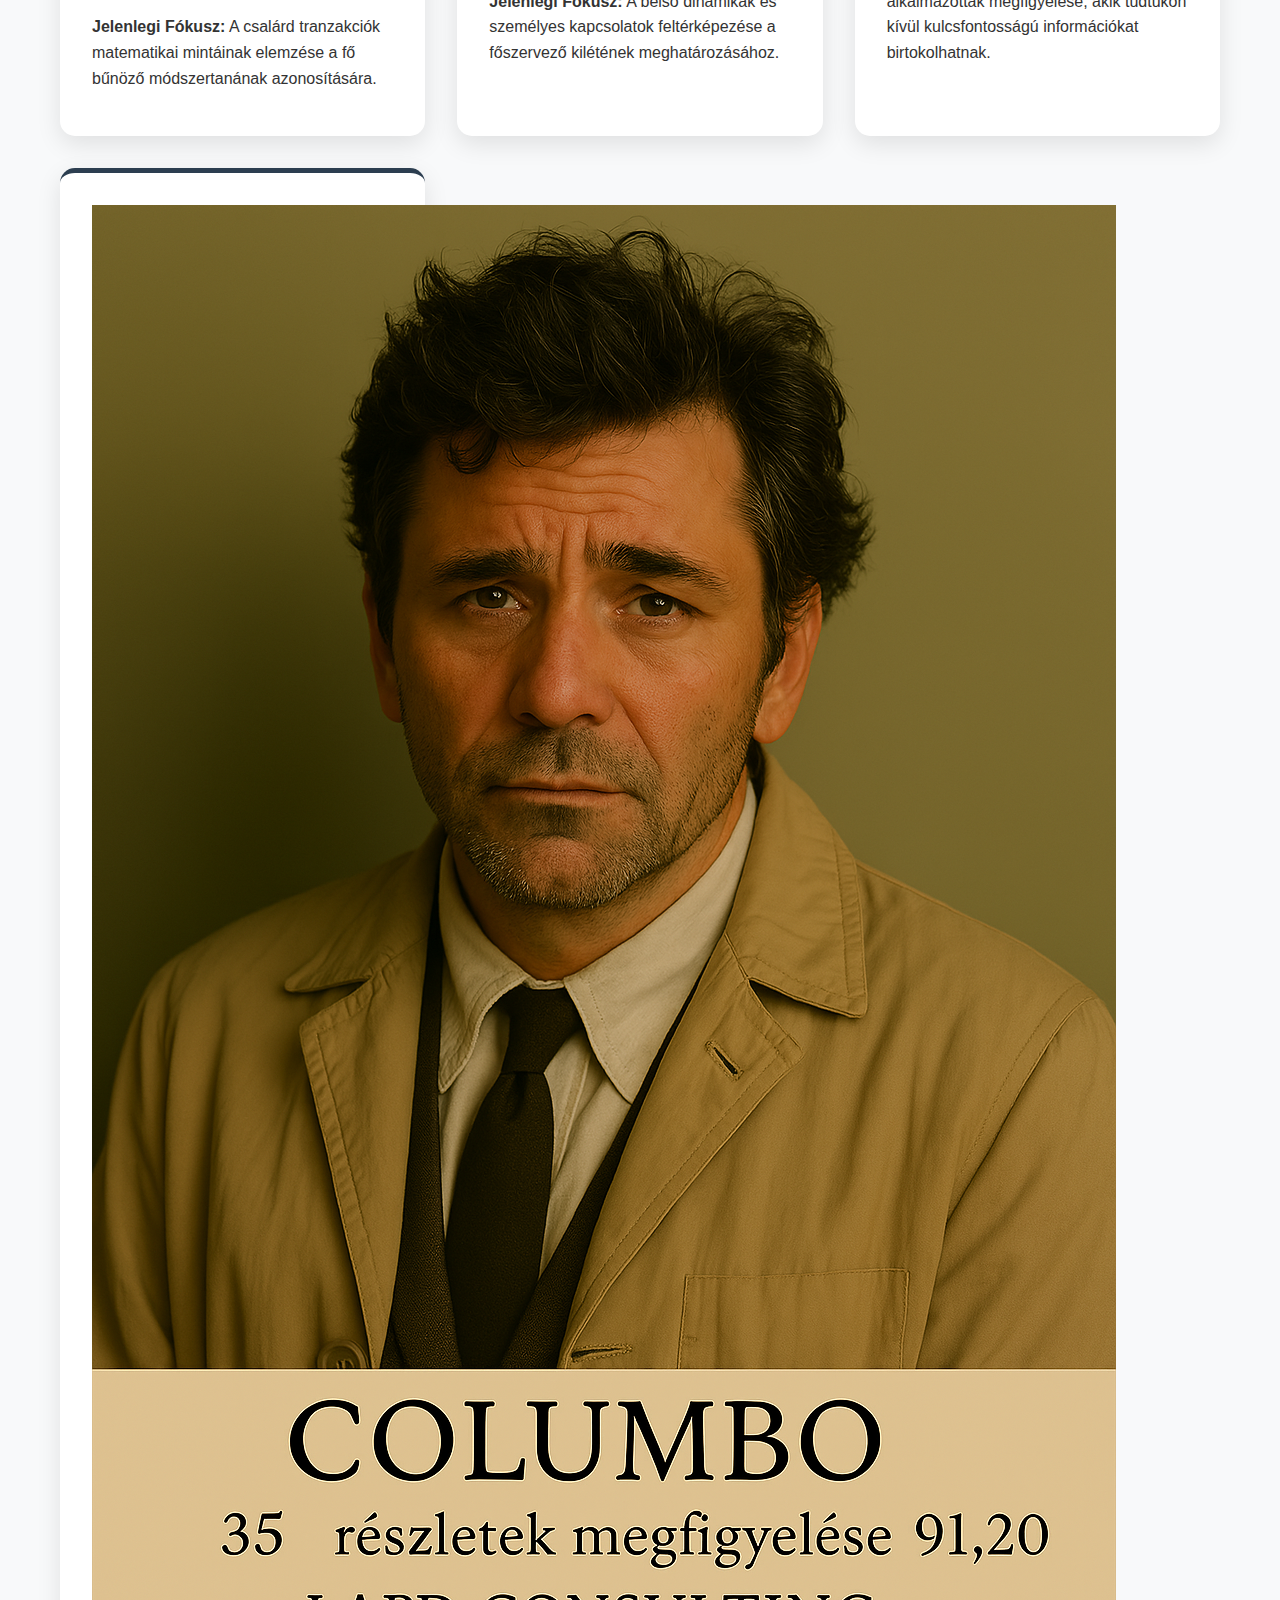
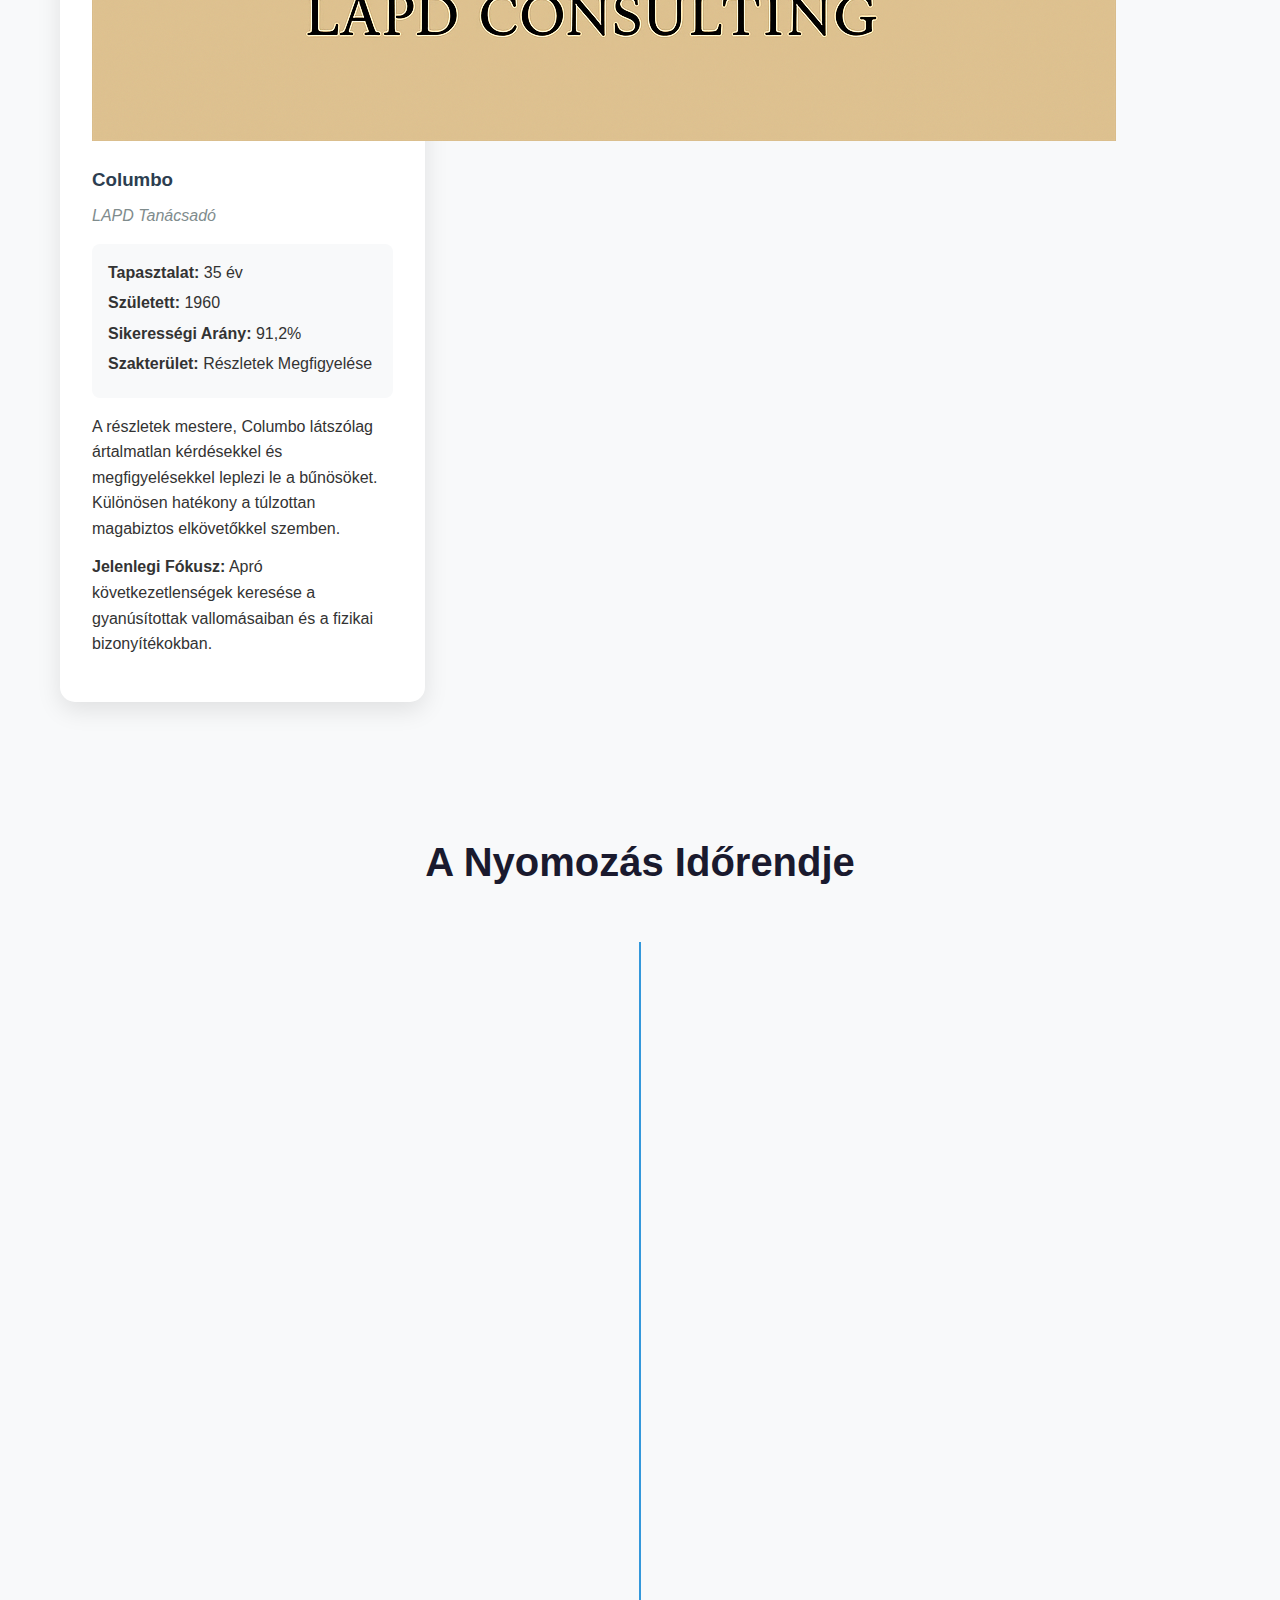
<file: web/tagok.html>
<!DOCTYPE html>
<html lang="hu">
<head>
    <meta charset="UTF-8">
    <meta name="viewport" content="width=device-width, initial-scale=1.0">
    <title>Meridian Solutions Kft - Céges Profil és Nyomozás</title>
    <link rel="stylesheet" href="styles.css">
</head>
<body>
    <header>
        <nav>
            <div class="logo">
                <h1>Meridian Solutions Kft</h1>
                <span class="tagline">Kiválóság az Üzleti Megoldásokban</span>
            </div>
            <ul class="nav-links">
                <li><a href="index.html">Főoldal</a></li>
                <li><a href="#about">Rólunk</a></li>
                <li><a href="#team">Csapatunk</a></li>
                <li><a href="#investigation">Nyomozás</a></li>
                <li><a href="#detectives">Nyomozók</a></li>
            </ul>
        </nav>
    </header>
    <main>
        <section id="hero">
            <div class="hero-content">
                <h2>Ahol az Üzlet Találkozik a Rejtéllyel</h2>
                <p>Egy tekintélyes tanácsadó cég, ahol titkok rejtőznek a felszín alatt</p>
            </div>
        </section>
        <section id="about">
            <div class="container">
                <h2>A Meridian Solutions-ről</h2>
                <p>A 2010-ben alapított Meridian Solutions Kft Magyarország egyik vezető üzleti tanácsadó cégeként etablálta magát. A budapesti pénzügyi negyed szívében található modern üvegtornyunk ad otthont az iparág legtehetségesebb szakembereinek.</p>
                                
                <p>A közelmúlt eseményei azonban árnyékot vetettek kifogástalan hírnevünkre. Ami rutinszerű üzleti tevékenységként kezdődött, sokkal összetettebb dologgá fejlődött, felkeltve a nemzetközi nyomozók figyelmét.</p>
                                
                <div class="company-stats">
                    <div class="stat">
                        <h3>12</h3>
                        <p>Fő Csapattagok</p>
                    </div>
                    <div class="stat">
                        <h3>20 Mrd Ft</h3>
                        <p>Éves Bevétel</p>
                    </div>
                    <div class="stat">
                        <h3>4</h3>
                        <p>Nyomozó Detektív</p>
                    </div>
                </div>
            </div>
        </section>
        <section id="team">
            <div class="container">
                <h2>Ismerje Meg Csapatunkat</h2>
                <div class="team-grid">
                                        
                    <div class="team-member executive">
                        <div class="member-photo">
                            <img src="képek/kep (2).png" alt="Horváth Gábor" class="member-image">
                        </div>
                        <h3>Horváth Gábor</h3>
                        <p class="position">Ügyvezető Igazgató</p>
                        <div class="member-details">
                            <p><strong>Életkor:</strong> 45 | <strong>Tapasztalat:</strong> 12 év</p>
                            <p><strong>Háttér:</strong> Budapesti születésű, aki puszta ravaszság és stratégiai manipuláció révén mászott fel a vállalati ranglétrán. Gábor a Meridiant egy rejtélyes távozás után alapította előző cégétől. Kopasz feje és átható kék szemei a tárgyalótermi megfélemlítés szinonimájává váltak.</p>
                            <p><strong>Titok:</strong> Offshore számlákat tart fenn és összetett sikkasztási rendszert irányít a cég nemzetközi ügyfeleit felhasználva.</p>
                        </div>
                    </div>
                    <div class="team-member finance">
                        <div class="member-photo">
                            <img src="képek/kep (5).png" alt="Molnár Zsuzsanna" class="member-image">
                        </div>
                        <h3>Molnár Zsuzsanna</h3>
                        <p class="position">Pénzügyi Igazgató</p>
                        <div class="member-details">
                            <p><strong>Életkor:</strong> 33 | <strong>Tapasztalat:</strong> 7 év</p>
                            <p><strong>Háttér:</strong> Eredetileg Kecskemétről származik, Zsuzsanna egy számító pénzügyi zseni szőke hajjal és éles zöld szemekkel. A Meridianhoz csatlakozott, miután a Corvinus Egyetemen évfolyamelsőként végzett.</p>
                            <p><strong>Titok:</strong> Manipulálja a könyveket és fantom tranzakciókat hoz létre a hiányzó pénzeszközök elrejtésére, miközben saját menekülési stratégiáját tervezi.</p>
                        </div>
                    </div>
                    <div class="team-member it">
                        <div class="member-photo">
                            <img src="képek/kep (10).png" alt="Szabó Péter" class="member-image">
                        </div>
                        <h3>Szabó Péter</h3>
                        <p class="position">IT Vezető</p>
                        <div class="member-details">
                            <p><strong>Életkor:</strong> 42 | <strong>Tapasztalat:</strong> 8 év</p>
                            <p><strong>Háttér:</strong> Titokzatos figura Szegedről, koromfekete hajjal és barna szemekkel, amelyek mintha mindent látnának. Péter múltja nagyrészt ismeretlen, de technikai szakértelme megkérdőjelezhetetlen.</p>
                            <p><strong>Titok:</strong> Hozzáférését felhasználva hátsó ajtókat épített a rendszerbe, és vállalati adatokat ad el versenytársaknak, miközben eltünteti a digitális nyomokat.</p>
                        </div>
                    </div>
                    <div class="team-member hr">
                        <div class="member-photo">
                            <img src="képek/kep (4).png" alt="Tóth Anna" class="member-image">
                        </div>
                        <h3>Tóth Anna</h3>
                        <p class="position">HR Igazgató</p>
                        <div class="member-details">
                            <p><strong>Életkor:</strong> 31 | <strong>Tapasztalat:</strong> 6 év</p>
                            <p><strong>Háttér:</strong> Barátságos vörös hajú Pécsről, lenyűgöző kék szemekkel, Anna mindenki bizalmasa. Meleg személyisége éles intelligenciát és mély ismeretet rejt mindenki titkairól.</p>
                            <p><strong>Titok:</strong> Kollégáit zsarolja a "baráti" beszélgetések és HR találkozók során szerzett információkkal.</p>
                        </div>
                    </div>
                    <div class="team-member security">
                        <div class="member-photo">
                            <img src="képek/kep (3).png" alt="Varga László" class="member-image">
                        </div>
                        <h3>Varga László</h3>
                        <p class="position">Biztonsági Főnök</p>
                        <div class="member-details">
                            <p><strong>Életkor:</strong> 39 | <strong>Tapasztalat:</strong> 10 év</p>
                            <p><strong>Háttér:</strong> Gyanakvó egykori rendőr Győrből, korán őszülő hajjal és acélszürke szemekkel. László paranoiás természete kiválóvá teszi munkájában, de borzasztóvá abban, hogy bárkiben megbízzon.</p>
                            <p><strong>Titok:</strong> Tud az illegális tevékenységekről, de kenőpénzt fogad el, hogy szemet hunyjanak felettük, miközben titokban mindent dokumentál biztosítékként.</p>
                        </div>
                    </div>
                    <div class="team-member legal">
                        <div class="member-photo">
                            <img src="képek/kep (12).png" alt="Balogh Katalin" class="member-image">
                        </div>
                        <h3>Balogh Katalin</h3>
                        <p class="position">Jogi Tanácsadó</p>
                        <div class="member-details">
                            <p><strong>Életkor:</strong> 37 | <strong>Tapasztalat:</strong> 9 év</p>
                            <p><strong>Háttér:</strong> Precíz és módszeres ügyvéd Szombathelyről, fekete hajjal és szürke szemekkel. Katalin részletekre való odafigyelése számos jogi problémától mentette meg a céget.</p>
                            <p><strong>Titok:</strong> Jogi kiskapukat és fedőcégeket hoz létre a pénzmosás megkönnyítésére, miközben fenntartja a hihető tagadhatóságot.</p>
                        </div>
                    </div>
                    <div class="team-member sales">
                        <div class="member-photo">
                            <img src="képek/kep (8).png" alt="Németh Róbert" class="member-image">
                        </div>
                        <h3>Németh Róbert</h3>
                        <p class="position">Értékesítési Vezető</p>
                        <div class="member-details">
                            <p><strong>Életkor:</strong> 41 | <strong>Tapasztalat:</strong> 6 év</p>
                            <p><strong>Háttér:</strong> Karizmatikus értékesítő Egerből, barna hajjal és elbűvölő kék szemekkel. Róbert bármit el tud adni bárkinek, és ő hozta a cég legnagyobb ügyfeleit.</p>
                            <p><strong>Titok:</strong> Hamis ügyfeleket és fantom szerződéseket hoz létre a sikkasztási rendszerben történő nagy pénzmozgások igazolására.</p>
                        </div>
                    </div>
                    <div class="team-member marketing">
                        <div class="member-photo">
                            <img src="képek/kep (9).png" alt="Nagy Mária" class="member-image">
                        </div>
                        <h3>Nagy Mária</h3>
                        <p class="position">Marketing Szakértő</p>
                        <div class="member-details">
                            <p><strong>Életkor:</strong> 28 | <strong>Tapasztalat:</strong> 3 év</p>
                            <p><strong>Háttér:</strong> Ambiciózus szőke Debrecenből, lenyűgöző zöld szemekkel. Mária innovatív kampányai jelentősen emelték a Meridian márkafelismerését.</p>
                            <p><strong>Titok:</strong> Marketing költségvetését hamis promóciós események finanszírozására használja, amelyek pénzmosási fedőszervezetként szolgálnak.</p>
                        </div>
                    </div>
                    <div class="team-member communications">
                        <div class="member-photo">
                            <img src="képek/kep (7).png" alt="Papp Ildikó" class="member-image">
                        </div>
                        <h3>Papp Ildikó</h3>
                        <p class="position">Kommunikációs Vezető</p>
                        <div class="member-details">
                            <p><strong>Életkor:</strong> 30 | <strong>Tapasztalat:</strong> 5 év</p>
                            <p><strong>Háttér:</strong> Kreatív vörös hajú Sopronból, élénk zöld szemekkel. Ildikó művészeti háttere friss perspektívákat hoz a vállalati kommunikációba.</p>
                            <p><strong>Titok:</strong> Nincs tudatában az összeesküvésnek, de kreatív kampányai tudtukon kívül tökéletes fedőtörténeteket biztosítottak az illegális tevékenységekhez.</p>
                        </div>
                    </div>
                    <div class="team-member accounting">
                        <div class="member-photo">
                            <img src="képek/kep (1).png" alt="Kovács János" class="member-image">
                        </div>
                        <h3>Kovács János</h3>
                        <p class="position">Könyvelő</p>
                        <div class="member-details">
                            <p><strong>Életkor:</strong> 35 | <strong>Tapasztalat:</strong> 5 év</p>
                            <p><strong>Háttér:</strong> Introvertált könyvelő Budapestről, barna hajjal és kék szemekkel. János jobban szereti a számokat, mint az embereket, és ritkán beszél, hacsak nem szólítják meg.</p>
                            <p><strong>Titok:</strong> Felfedezett eltéréseket a könyvekben, de túlságosan megfélemlítették ahhoz, hogy jelentse őket, megtorlástól való félelemben él.</p>
                        </div>
                    </div>
                    <div class="team-member developer">
                        <div class="member-photo">
                            <img src="képek/kep (6).png" alt="Farkas Tamás" class="member-image">
                        </div>
                        <h3>Farkas Tamás</h3>
                        <p class="position">Fejlesztő</p>
                        <div class="member-details">
                            <p><strong>Életkor:</strong> 29 | <strong>Tapasztalat:</strong> 4 év</p>
                            <p><strong>Háttér:</strong> Csendes fejlesztő Nyíregyházáról, barna hajjal és barna szemekkel. Tamás zseniális a kóddal, de küzd a társas kapcsolatokkal.</p>
                            <p><strong>Titok:</strong> Véletlenül felfedezte a rendszerben lévő hátsó ajtókat, de nem érti jelentőségüket, azt gondolva, hogy csak rossz biztonsági gyakorlatok.</p>
                        </div>
                    </div>
                    <div class="team-member assistant">
                        <div class="member-photo">
                            <img src="képek/kep (11).png" alt="Kiss Éva" class="member-image">
                        </div>
                        <h3>Kiss Éva</h3>
                        <p class="position">Asszisztens</p>
                        <div class="member-details">
                            <p><strong>Életkor:</strong> 26 | <strong>Tapasztalat:</strong> 2 év</p>
                            <p><strong>Háttér:</strong> Naiv fiatal nő Miskolcról, barna hajjal és barna szemekkel. Éva szívesen tesz szívességeket és mindenkiben a jót látja.</p>
                            <p><strong>Titok:</strong> Teljesen nincs tudatában semmilyen jogsértésnek, de a vezetői menetrendekhez és dokumentumokhoz való hozzáférése értékes tanúvá teszi.</p>
                        </div>
                    </div>
                </div>
            </div>
        </section>
        <section id="investigation">
            <div class="container">
                <h2>A Nyomozás</h2>
                <div class="investigation-content">
                    <p>Ami rutinszerű auditként kezdődött, vállalati kémkedés, sikkasztás és nemzetközi pénzmosás hálózatát tárta fel. A Magyar Nemzeti Bank az Interpollal együttműködve a világ leghíresebb nyomozóiból álló csapatot állított össze ennek az összetett ügynek a felgöngyölítésére.</p>
                                        
                    <div class="case-details">
                        <h3>Az Ügy: "Meridian Hadművelet"</h3>
                        <ul>
                            <li><strong>Eltűnt Pénzeszközök:</strong> 6 milliárd forint számolhatatlan 3 év alatt</li>
                            <li><strong>Adatszivárgások:</strong> Bizalmas ügyfél-információk eladása versenytársaknak</li>
                            <li><strong>Pénzmosás:</strong> Fedőcégek és hamis tranzakciók összetett hálózata</li>
                            <li><strong>Zsarolás:</strong> Belső korrupció és kényszerítés a személyzet között</li>
                            <li><strong>Nemzetközi Kapcsolatok:</strong> Kapcsolatok offshore számlákhoz több országban</li>
                        </ul>
                    </div>
                </div>
            </div>
        </section>
        <section id="detectives">
            <div class="container">
                <h2>A Nyomozócsapat</h2>
                <div class="detectives-grid">
                                        
                    <div class="detective">
                        <div class="detective-photo">
                            <img src="képek/kep (14).png" alt="Sherlock Holmes" class="detective-image">
                        </div>
                        <h3>Sherlock Holmes</h3>
                        <p class="agency">Baker Street Detektívek</p>
                        <div class="detective-stats">
                            <p><strong>Tapasztalat:</strong> 25 év</p>
                            <p><strong>Született:</strong> 1970</p>
                            <p><strong>Sikerességi Arány:</strong> 95,5%</p>
                            <p><strong>Szakterület:</strong> Logikai Következtetés</p>
                        </div>
                        <div class="detective-bio">
                            <p>A legendás nyomozó modern megtestesülése híres deduktív módszereit alkalmazza a vállalati bűnözésre. Holmes már azonosított több kulcsfontosságú mintát a pénzügyi adatokban, amelyeket mások figyelmen kívül hagytak.</p>
                            <p><strong>Jelenlegi Fókusz:</strong> A csalárd tranzakciók matematikai mintáinak elemzése a fő bűnöző módszertanának azonosítására.</p>
                        </div>
                    </div>
                    <div class="detective">
                        <div class="detective-photo">
                            <img src="képek/kep (13).png" alt="Hercule Poirot" class="detective-image">
                        </div>
                        <h3>Hercule Poirot</h3>
                        <p class="agency">Orient Express Nyomozás</p>
                        <div class="detective-stats">
                            <p><strong>Tapasztalat:</strong> 30 év</p>
                            <p><strong>Született:</strong> 1965</p>
                            <p><strong>Sikerességi Arány:</strong> 92,3%</p>
                            <p><strong>Szakterület:</strong> Pszichológiai Profil</p>
                        </div>
                        <div class="detective-bio">
                            <p>A belga mester a pszichológiai profilalkotásra összpontosít. Poirot minden csapattag személyiségét és motivációját elemzi, hogy megértse, ki képes mire.</p>
                            <p><strong>Jelenlegi Fókusz:</strong> A belső dinamikák és személyes kapcsolatok feltérképezése a főszervező kilétének meghatározásához.</p>
                        </div>
                    </div>
                    <div class="detective">
                        <div class="detective-photo">
                            <img src="képek/kep (15).png" alt="Miss Marple" class="detective-image">
                        </div>
                        <h3>Miss Marple</h3>
                        <p class="agency">Village Mysteries Kft</p>
                        <div class="detective-stats">
                            <p><strong>Tapasztalat:</strong> 20 év</p>
                            <p><strong>Született:</strong> 1975</p>
                            <p><strong>Sikerességi Arány:</strong> 88,7%</p>
                            <p><strong>Szakterület:</strong> Emberi Természet</p>
                        </div>
                        <div class="detective-bio">
                            <p>Az emberi természet szakértője, Miss Marple a mindennapi interakciókban rejlő igazságokat keresi. Különösen érdekli a személyzet közötti rejtett feszültségek.</p>
                            <p><strong>Jelenlegi Fókusz:</strong> A nem beavatott alkalmazottak megfigyelése, akik tudtukon kívül kulcsfontosságú információkat birtokolhatnak.</p>
                        </div>
                    </div>
                    <div class="detective">
                        <div class="detective-photo">
                            <img src="képek/kep (16).png" alt="Columbo" class="detective-image">
                        </div>
                        <h3>Columbo</h3>
                        <p class="agency">LAPD Tanácsadó</p>
                        <div class="detective-stats">
                            <p><strong>Tapasztalat:</strong> 35 év</p>
                            <p><strong>Született:</strong> 1960</p>
                            <p><strong>Sikerességi Arány:</strong> 91,2%</p>
                            <p><strong>Szakterület:</strong> Részletek Megfigyelése</p>
                        </div>
                        <div class="detective-bio">
                            <p>A részletek mestere, Columbo látszólag ártalmatlan kérdésekkel és megfigyelésekkel leplezi le a bűnösöket. Különösen hatékony a túlzottan magabiztos elkövetőkkel szemben.</p>
                            <p><strong>Jelenlegi Fókusz:</strong> Apró következetlenségek keresése a gyanúsítottak vallomásaiban és a fizikai bizonyítékokban.</p>
                        </div>
                    </div>
                </div>
            </div>
        </section>
        <section id="timeline">
            <div class="container">
                <h2>A Nyomozás Időrendje</h2>
                <div class="timeline">
                    <div class="timeline-item">
                        <div class="timeline-date">2024. Január</div>
                        <div class="timeline-content">
                            <h4>Kezdeti Gyanú</h4>
                            <p>Rutinszerű audit során eltéréseket fedeznek fel a pénzügyi kimutatásokban.</p>
                        </div>
                    </div>
                    <div class="timeline-item">
                        <div class="timeline-date">2024. Február</div>
                        <div class="timeline-content">
                            <h4>Hivatalos Vizsgálat</h4>
                            <p>A Magyar Nemzeti Bank hivatalos vizsgálatot indít.</p>
                        </div>
                    </div>
                    <div class="timeline-item">
                        <div class="timeline-date">2024. Március</div>
                        <div class="timeline-content">
                            <h4>Nemzetközi Együttműködés</h4>
                            <p>Az Interpol csatlakozik a nyomozáshoz a nemzetközi kapcsolatok miatt.</p>
                        </div>
                    </div>
                    <div class="timeline-item">
                        <div class="timeline-date">2024. Április</div>
                        <div class="timeline-content">
                            <h4>Detektívcsapat Összeállítása</h4>
                            <p>A világ legjobb nyomozóit hívják meg az ügy megoldására.</p>
                        </div>
                    </div>
                    <div class="timeline-item">
                        <div class="timeline-date">2024. Május</div>
                        <div class="timeline-content">
                            <h4>Jelenlegi Helyzet</h4>
                            <p>A nyomozás folyamatban van, több gyanúsított van megfigyelés alatt.</p>
                        </div>
                    </div>
                </div>
            </div>
        </section>
    </main>
    <footer>
        <div class="container">
            <div class="footer-content">
                <div class="footer-section">
                    <h4>Meridian Solutions Kft</h4>
                    <p>1051 Budapest, Váci utca 47.</p>
                    <p>Telefon: +36 1 555 0123</p>
                    <p>Email: info@meridiansolutions.hu</p>
                </div>
                <div class="footer-section">
                    <h4>Nyomozási Információk</h4>
                    <p>Ha információval rendelkezik az üggyel kapcsolatban:</p>
                    <p>Nyomozási Hotline: +36 1 555 TIPS</p>
                    <p>Email: investigation@police.hu</p>
                </div>
                <div class="footer-section">
                    <h4>Jogi Nyilatkozat</h4>
                    <p>Ez a weboldal fiktív célokra készült. Minden hasonlóság valós személyekkel vagy eseményekkel tisztán véletlen.</p>
                </div>
            </div>
            <div class="footer-bottom">
                <p>&copy; 2024 Meridian Solutions Kft. Minden jog fenntartva. | Nyomozás folyamatban...</p>
            </div>
        </div>
    </footer>
    <script src="script.js"></script>
</body>
</html>
</file>
<file: web/style.css>
*{
    margin: 0;
    padding: 0;
    box-sizing: border-box;
    font-family: sans-serif;
}

body{
    min-height: 100vh;
    width: 100%;
    overflow-x: hidden;
}
.nav{
    background-color: rgb(30, 30, 74);
    min-height: 13vh;
    color: white;
    font-family: 'Times New Roman', Times, serif;
    >.title{
        margin-bottom: 20px;
    }
    >a{
        color: white;
        text-decoration: none;
        font-family: 'Times New Roman', Times, serif;
        margin-left: 3vh;
    }
}
.container{
    padding: 8px;
    margin-top: 100px;
    >.bemutatas{
        background-color: rgb(209, 210, 210);
        min-height: 45vh;
        padding-top: 10vh;
        padding-right: 30px;
        padding-left: 30px;
        >.title{
            text-align: center;
            margin: 3px;
            min-height: 4vh;
            max-width: 150px;
            border-radius: 10%;
            background-color: rgb(30, 30, 74);
            color: white;
        }
    }

}
</file>
<file: web/kod.css>
* {
            margin: 0;
            padding: 0;
            box-sizing: border-box;
        }

        body {
            font-family: 'Segoe UI', Tahoma, Geneva, Verdana, sans-serif;
            line-height: 1.6;
            color: #333;
            background: linear-gradient(135deg, #667eea 0%, #764ba2 100%);
            min-height: 100vh;
        }

        .container {
            max-width: 1200px;
            margin: 0 auto;
            padding: 20px;
        }

        header {
            text-align: center;
            color: white;
            margin-bottom: 40px;
        }

        header h1 {
            font-size: 3em;
            margin-bottom: 10px;
            text-shadow: 2px 2px 4px rgba(0,0,0,0.3);
        }

        header p {
            font-size: 1.2em;
            opacity: 0.9;
        }

        .card {
            background: white;
            border-radius: 15px;
            padding: 30px;
            margin-bottom: 30px;
            box-shadow: 0 10px 30px rgba(0,0,0,0.1);
            transition: transform 0.3s ease;
        }

        .card:hover {
            transform: translateY(-5px);
        }

        .card h2 {
            color: #667eea;
            margin-bottom: 20px;
            font-size: 1.8em;
            border-bottom: 3px solid #667eea;
            padding-bottom: 10px;
        }

        .step {
            background: #f8f9fa;
            border-left: 4px solid #667eea;
            padding: 20px;
            margin: 20px 0;
            border-radius: 0 10px 10px 0;
        }

        .step h3 {
            color: #667eea;
            margin-bottom: 10px;
        }

        .code-container {
            position: relative;
            margin: 20px 0;
        }

        .code-block {
            background: #2d3748;
            color: #e2e8f0;
            padding: 20px;
            border-radius: 10px;
            overflow-x: auto;
            font-family: 'Courier New', monospace;
            font-size: 14px;
            line-height: 1.4;
            max-height: 400px;
            overflow-y: auto;
        }

        .copy-btn {
            position: absolute;
            top: 10px;
            right: 10px;
            background: #667eea;
            color: white;
            border: none;
            padding: 8px 15px;
            border-radius: 5px;
            cursor: pointer;
            font-size: 12px;
            transition: background 0.3s ease;
        }

        .copy-btn:hover {
            background: #5a67d8;
        }

        .copy-btn.copied {
            background: #48bb78;
        }

        .download-btn {
            background: #48bb78;
            color: white;
            border: none;
            padding: 12px 25px;
            border-radius: 8px;
            cursor: pointer;
            font-size: 16px;
            margin: 10px 5px;
            transition: background 0.3s ease;
            text-decoration: none;
            display: inline-block;
        }

        .download-btn:hover {
            background: #38a169;
        }

        .warning {
            background: #fed7d7;
            border: 1px solid #fc8181;
            color: #c53030;
            padding: 15px;
            border-radius: 8px;
            margin: 15px 0;
        }

        .info {
            background: #bee3f8;
            border: 1px solid #63b3ed;
            color: #2c5282;
            padding: 15px;
            border-radius: 8px;
            margin: 15px 0;
        }

        .feature-grid {
            display: grid;
            grid-template-columns: repeat(auto-fit, minmax(300px, 1fr));
            gap: 20px;
            margin: 20px 0;
        }

        .feature-item {
            background: #f7fafc;
            padding: 20px;
            border-radius: 10px;
            border-left: 4px solid #667eea;
        }

        .feature-item h4 {
            color: #667eea;
            margin-bottom: 10px;
        }

        .spoiler-section {
            background: #2d3748;
            border-radius: 10px;
            padding: 20px;
            margin: 20px 0;
            position: relative;
        }

        .spoiler-overlay {
            position: absolute;
            top: 0;
            left: 0;
            right: 0;
            bottom: 0;
            background: linear-gradient(45deg, #ff6b6b, #feca57);
            border-radius: 10px;
            display: flex;
            flex-direction: column;
            align-items: center;
            justify-content: center;
            color: white;
            font-weight: bold;
            cursor: pointer;
            transition: opacity 0.3s ease;
        }

        .spoiler-overlay:hover {
            opacity: 0.9;
        }

        .spoiler-overlay.hidden {
            display: none;
        }

        .spoiler-content {
            color: #e2e8f0;
            font-family: 'Courier New', monospace;
            font-size: 14px;
            line-height: 1.4;
            white-space: pre-wrap;
        }

        .spoiler-warning {
            background: #ff6b6b;
            color: white;
            padding: 15px;
            border-radius: 8px;
            margin: 15px 0;
            text-align: center;
            font-weight: bold;
        }

        .reveal-btn {
            background: #ff6b6b;
            color: white;
            border: none;
            padding: 15px 30px;
            border-radius: 8px;
            cursor: pointer;
            font-size: 16px;
            font-weight: bold;
            margin: 10px;
            transition: background 0.3s ease;
        }

        .reveal-btn:hover {
            background: #ff5252;
        }

        @media (max-width: 768px) {
            .container {
                padding: 10px;
            }
            
            header h1 {
                font-size: 2em;
            }
            
            .card {
                padding: 20px;
            }
        }
</file>
<file: web/styles.css>
* {
    margin: 0;
    padding: 0;
    box-sizing: border-box;
}

body {
    font-family: 'Arial', sans-serif;
    line-height: 1.6;
    color: #333;
    background-color: #f8f9fa;
}

.container {
    max-width: 1200px;
    margin: 0 auto;
    padding: 0 20px;
}

/* Header */
header {
    background: linear-gradient(135deg, #1a1a2e, #16213e);
    color: white;
    padding: 1rem 0;
    position: fixed;
    width: 100%;
    top: 0;
    z-index: 1000;
    box-shadow: 0 2px 10px rgba(0,0,0,0.3);
}

nav {
    display: flex;
    justify-content: space-between;
    align-items: center;
    max-width: 1200px;
    margin: 0 auto;
    padding: 0 20px;
}

.logo h1 {
    font-size: 1.8rem;
    margin-bottom: 0.2rem;
}

.tagline {
    font-size: 0.9rem;
    opacity: 0.8;
    font-style: italic;
}

.nav-links {
    display: flex;
    list-style: none;
    gap: 2rem;
}

.nav-links a {
    color: white;
    text-decoration: none;
    font-weight: 500;
    transition: color 0.3s;
}

.nav-links a:hover {
    color: #ffd700;
}

/* Hero Section */
#hero {
    background: linear-gradient(rgba(0,0,0,0.6), rgba(0,0,0,0.6)), 
                url('data:image/svg+xml,<svg xmlns="http://www.w3.org/2000/svg" viewBox="0 0 1200 600"><rect fill="%23333" width="1200" height="600"/><circle fill="%23555" cx="200" cy="150" r="50"/><circle fill="%23555" cx="800" cy="300" r="80"/><circle fill="%23555" cx="1000" cy="100" r="30"/></svg>');
    height: 100vh;
    display: flex;
    align-items: center;
    justify-content: center;
    text-align: center;
    color: white;
    margin-top: 80px;
}

.hero-content h2 {
    font-size: 3rem;
    margin-bottom: 1rem;
    text-shadow: 2px 2px 4px rgba(0,0,0,0.5);
}

.hero-content p {
    font-size: 1.2rem;
    opacity: 0.9;
}

/* Sections */
section {
    padding: 4rem 0;
}

section h2 {
    text-align: center;
    font-size: 2.5rem;
    margin-bottom: 3rem;
    color: #1a1a2e;
}

/* Company Stats */
.company-stats {
    display: grid;
    grid-template-columns: repeat(auto-fit, minmax(200px, 1fr));
    gap: 2rem;
    margin-top: 3rem;
}

.stat {
    text-align: center;
    padding: 2rem;
    background: white;
    border-radius: 10px;
    box-shadow: 0 5px 15px rgba(0,0,0,0.1);
}

.stat h3 {
    font-size: 2.5rem;
    color: #e74c3c;
    margin-bottom: 0.5rem;
}

.stat p {
    font-size: 1.1rem;
    color: #666;
    font-weight: 500;
}

/* Team Grid */
.team-grid {
    display: grid;
    grid-template-columns: repeat(auto-fit, minmax(350px, 1fr));
    gap: 2rem;
    margin-top: 2rem;
}

.team-member {
    background: white;
    border-radius: 15px;
    padding: 2rem;
    box-shadow: 0 8px 25px rgba(0,0,0,0.1);
    transition: transform 0.3s, box-shadow 0.3s;
    border-left: 5px solid #3498db;
}

.team-member:hover {
    transform: translateY(-5px);
    box-shadow: 0 15px 35px rgba(0,0,0,0.15);
}

.team-member.executive {
    border-left-color: #e74c3c;
}

.team-member.finance {
    border-left-color: #f39c12;
}

.team-member.it {
    border-left-color: #9b59b6;
}

.team-member.hr {
    border-left-color: #e91e63;
}

.team-member.security {
    border-left-color: #795548;
}

.team-member.legal {
    border-left-color: #607d8b;
}

.team-member.sales {
    border-left-color: #4caf50;
}

.team-member.marketing {
    border-left-color: #ff9800;
}

.team-member.communications {
    border-left-color: #00bcd4;
}

.team-member.accounting {
    border-left-color: #3f51b5;
}

.team-member.developer {
    border-left-color: #8bc34a;
}

.team-member.assistant {
    border-left-color: #ffc107;
}

.member-photo {
    text-align: center;
    margin-bottom: 1rem;
}

.photo-placeholder {
    width: 80px;
    height: 80px;
    border-radius: 50%;
    background: linear-gradient(135deg, #667eea 0%, #764ba2 100%);
    display: flex;
    align-items: center;
    justify-content: center;
    margin: 0 auto;
    color: white;
    font-weight: bold;
    font-size: 1.2rem;
}

.team-member h3 {
    color: #1a1a2e;
    margin-bottom: 0.5rem;
    font-size: 1.3rem;
}

.position {
    color: #666;
    font-weight: 500;
    margin-bottom: 1rem;
    font-style: italic;
}

.member-details p {
    margin-bottom: 0.8rem;
    line-height: 1.6;
}

.member-details strong {
    color: #1a1a2e;
}

/* Investigation Section */
#investigation {
    background: linear-gradient(135deg, #f5f7fa 0%, #c3cfe2 100%);
}

.investigation-content {
    max-width: 800px;
    margin: 0 auto;
    text-align: center;
}

.case-details {
    background: white;
    padding: 2rem;
    border-radius: 15px;
    margin-top: 2rem;
    box-shadow: 0 10px 30px rgba(0,0,0,0.1);
}

.case-details h3 {
    color: #e74c3c;
    margin-bottom: 1rem;
    font-size: 1.5rem;
}

.case-details ul {
    text-align: left;
    list-style: none;
    padding: 0;
}

.case-details li {
    padding: 0.8rem 0;
    border-bottom: 1px solid #eee;
    position: relative;
    padding-left: 2rem;
}

.case-details li:before {
    content: "⚠️";
    position: absolute;
    left: 0;
    top: 0.8rem;
}

.case-details li:last-child {
    border-bottom: none;
}

/* Detectives Grid */
.detectives-grid {
    display: grid;
    grid-template-columns: repeat(auto-fit, minmax(300px, 1fr));
    gap: 2rem;
    margin-top: 2rem;
}

.detective {
    background: white;
    border-radius: 15px;
    padding: 2rem;
    box-shadow: 0 8px 25px rgba(0,0,0,0.1);
    transition: transform 0.3s;
    border-top: 5px solid #2c3e50;
}

.detective:hover {
    transform: translateY(-5px);
}

.detective-photo {
    text-align: center;
    margin-bottom: 1rem;
}

.detective-photo .photo-placeholder {
    background: linear-gradient(135deg, #2c3e50 0%, #34495e 100%);
}

.detective h3 {
    color: #2c3e50;
    margin-bottom: 0.5rem;
}

.agency {
    color: #7f8c8d;
    font-style: italic;
    margin-bottom: 1rem;
}

.detective-stats {
    background: #f8f9fa;
    padding: 1rem;
    border-radius: 8px;
    margin: 1rem 0;
}

.detective-stats p {
    margin-bottom: 0.3rem;
}

.detective-bio p {
    margin-bottom: 0.8rem;
    line-height: 1.6;
}

/* Timeline */
#timeline {
    background: #f8f9fa;
}

.timeline {
    position: relative;
    max-width: 800px;
    margin: 0 auto;
}

.timeline:before {
    content: '';
    position: absolute;
    left: 50%;
    top: 0;
    bottom: 0;
    width: 2px;
    background: #3498db;
    transform: translateX(-50%);
}

.timeline-item {
    position: relative;
    margin-bottom: 3rem;
    width: 50%;
}

.timeline-item:nth-child(odd) {
    left: 0;
    padding-right: 2rem;
}

.timeline-item:nth-child(even) {
    left: 50%;
    padding-left: 2rem;
}

.timeline-date {
    background: #3498db;
    color: white;
    padding: 0.5rem 1rem;
    border-radius: 20px;
    font-weight: bold;
    display: inline-block;
    margin-bottom: 1rem;
}

.timeline-content {
    background: white;
    padding: 1.5rem;
    border-radius: 10px;
    box-shadow: 0 5px 15px rgba(0,0,0,0.1);
}

.timeline-content h4 {
    color: #2c3e50;
    margin-bottom: 0.5rem;
}

/* Footer */
footer {
    background: #1a1a2e;
    color: white;
    padding: 3rem 0 1rem;
}

.footer-content {
    display: grid;
    grid-template-columns: repeat(auto-fit, minmax(250px, 1fr));
    gap: 2rem;
    margin-bottom: 2rem;
}

.footer-section h4 {
    color: #ffd700;
    margin-bottom: 1rem;
}

.footer-section p {
    margin-bottom: 0.5rem;
    opacity: 0.9;
}

.footer-bottom {
    text-align: center;
    padding-top: 2rem;
    border-top: 1px solid #333;
    opacity: 0.7;
}

/* Responsive Design */
@media (max-width: 768px) {
    .nav-links {
        gap: 1rem;
    }
    
    .hero-content h2 {
        font-size: 2rem;
    }
    
    .team-grid {
        grid-template-columns: 1fr;
    }
    
    .detectives-grid {
        grid-template-columns: 1fr;
    }
    
    .timeline:before {
        left: 20px;
    }
    
    .timeline-item {
        width: 100%;
        left: 0 !important;
        padding-left: 3rem !important;
        padding-right: 0 !important;
    }
    
    .company-stats {
        grid-template-columns: 1fr;
    }
}

@media (max-width: 480px) {
    .container {
        padding: 0 15px;
    }
    
    nav {
        flex-direction: column;
        gap: 1rem;
    }
    
    .hero-content h2 {
        font-size: 1.5rem;
    }
    
    section {
        padding: 2rem 0;
    }
    
    .team-member {
        padding: 1.5rem;
    }
}

/* Animation */
@keyframes fadeInUp {
    from {
        opacity: 0;
        transform: translateY(30px);
    }
    to {
        opacity: 1;
        transform: translateY(0);
    }
}

.team-member {
    animation: fadeInUp 0.6s ease-out;
}

.detective {
    animation: fadeInUp 0.6s ease-out;
}

/* Scroll behavior */
html {
    scroll-behavior: smooth;
}

/* Custom scrollbar */
::-webkit-scrollbar {
    width: 8px;
}

::-webkit-scrollbar-track {
    background: #f1f1f1;
}

::-webkit-scrollbar-thumb {
    background: #3498db;
    border-radius: 4px;
}

::-webkit-scrollbar-thumb:hover {
    background: #2980b9;
}
</file>
